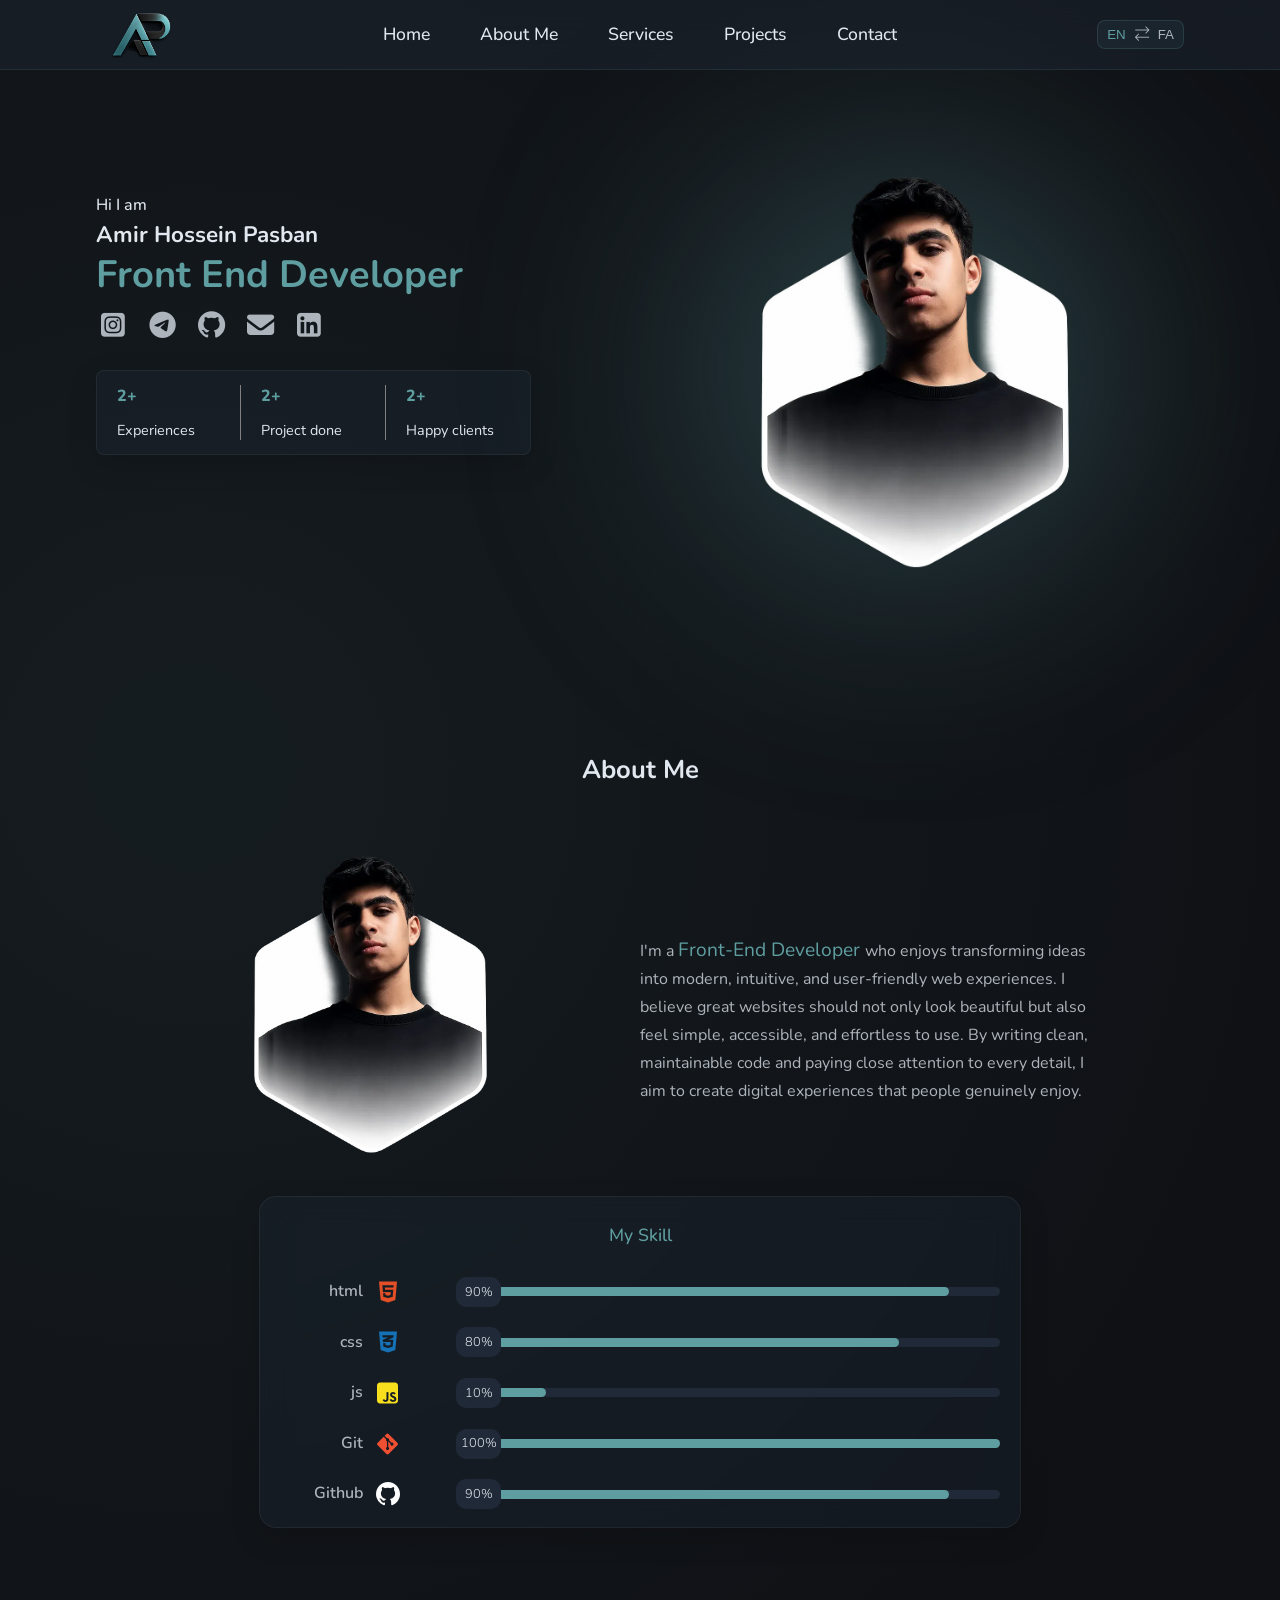
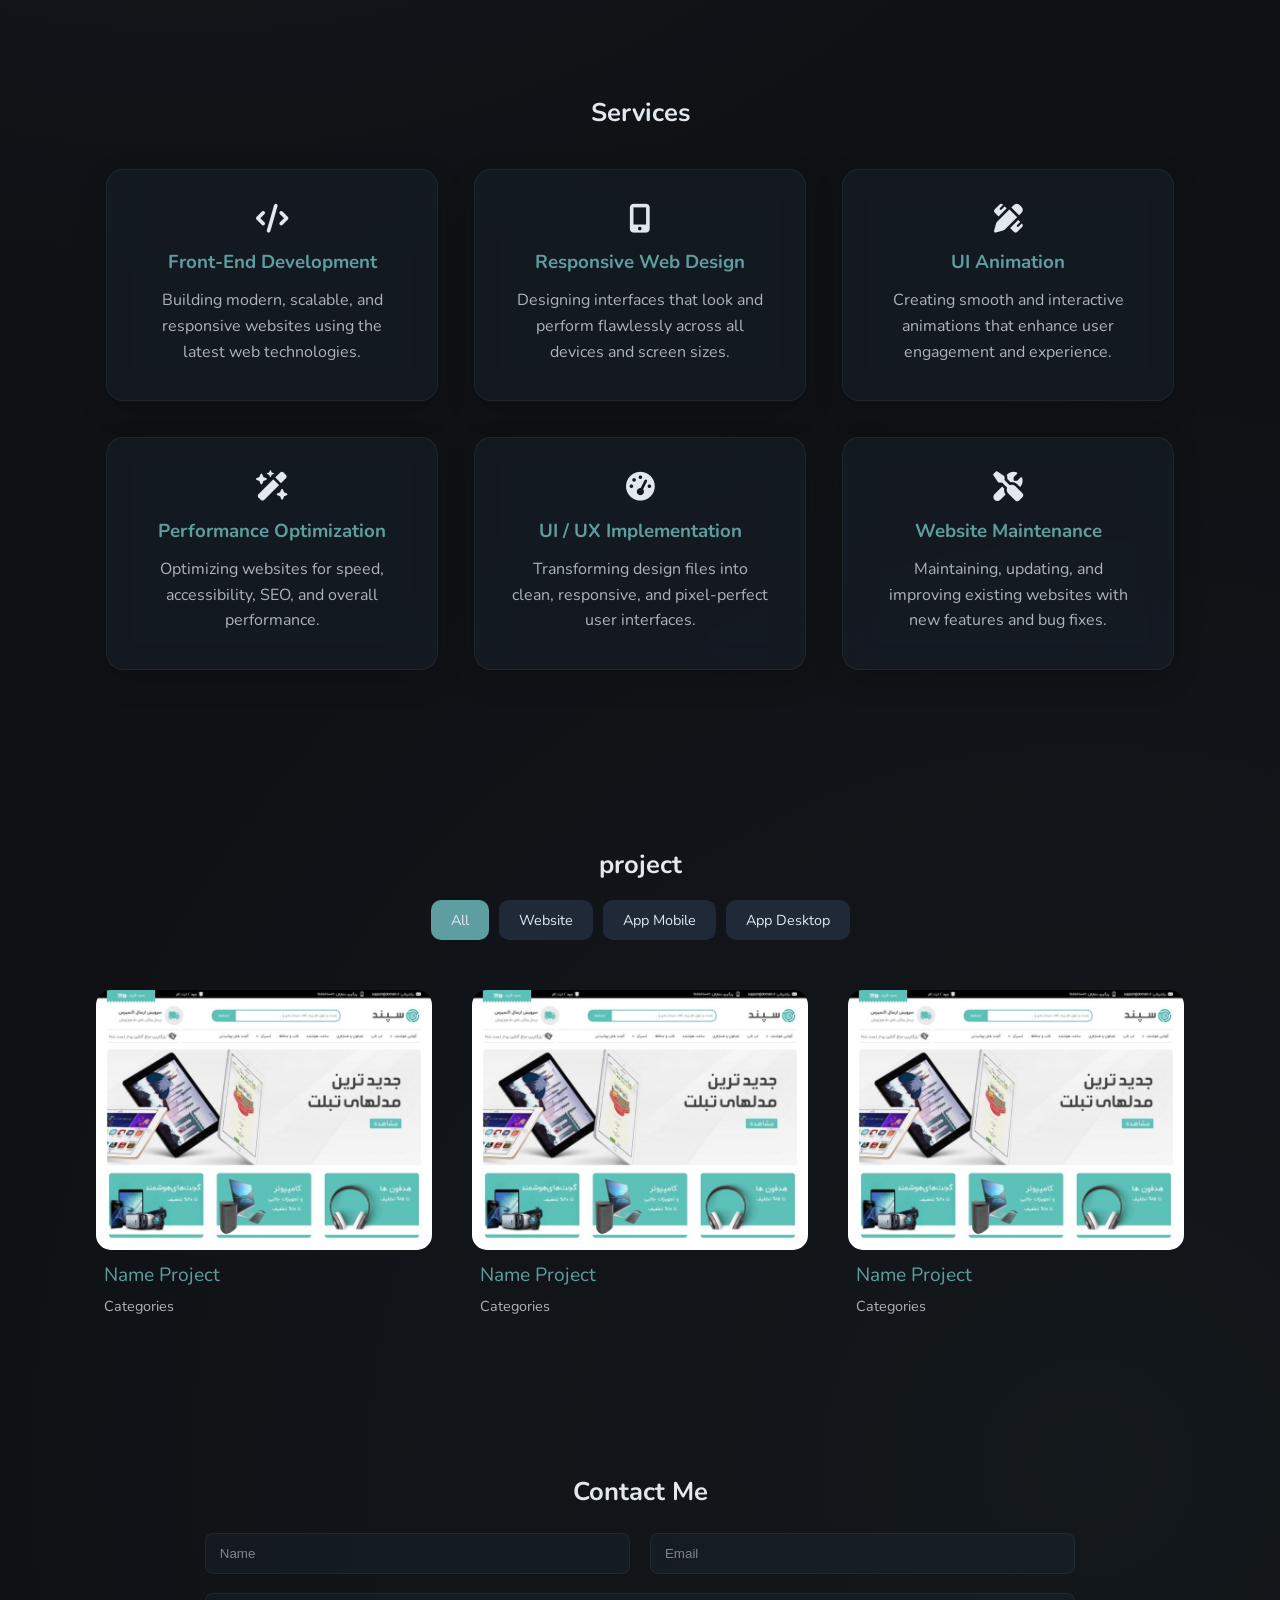
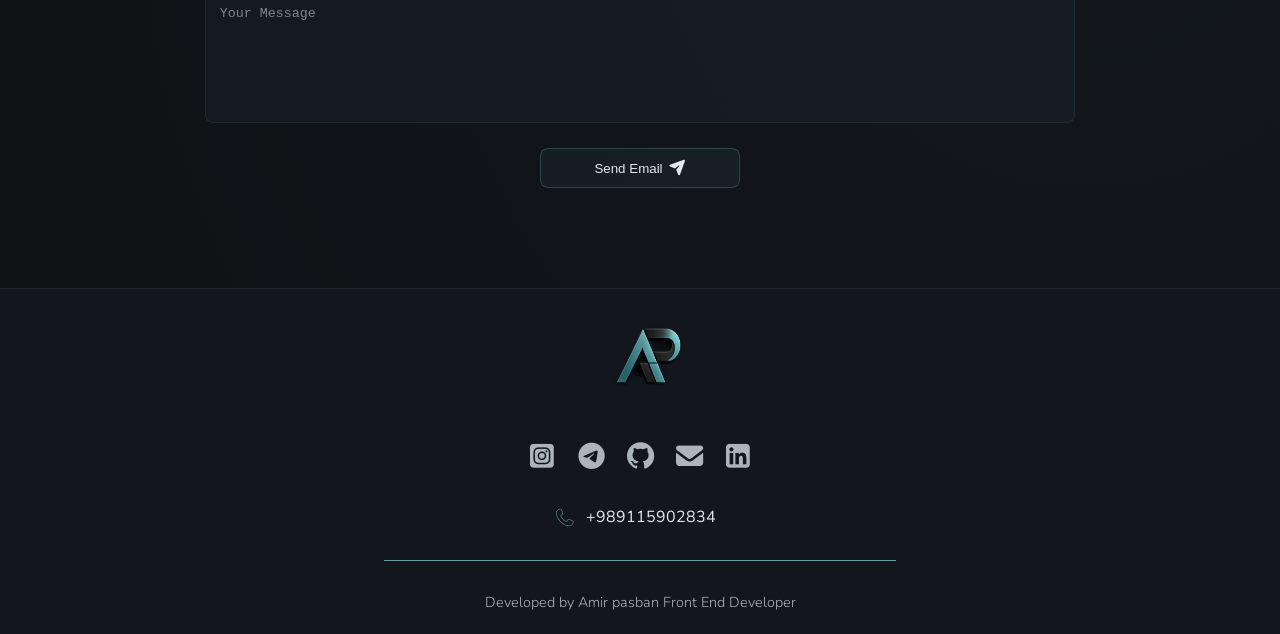
<file: index.html>
<!DOCTYPE html>
<html lang="en" dir="ltr">

<head>
    <meta charset="UTF-8">
    <meta name="viewport" content="width=device-width, initial-scale=1.0">
    <title>امیر پاسبان | Amir Pasbna</title>

    <!-- favicon -->
    <link rel="icon" type="image/png" href="/assets/photo/favicon.webp">

    <!-- fontawesome -->
   <link rel="stylesheet" href="./src/css/all.min.css">

    <!-- STYLE CSS -->
    <link rel="stylesheet" href="./src/css/style.css">

    <!-- responsive -->
    <link rel="stylesheet" href="./src/css/responsive.css">

    <!-- google font -->
    <link rel="preconnect" href="https://fonts.googleapis.com">
    <link rel="preconnect" href="https://fonts.gstatic.com" crossorigin>
    <link href="https://fonts.googleapis.com/css2?family=Nunito:ital,wght@0,200..1000;1,200..1000&display=swap"
        rel="stylesheet">

</head>

<body>
    <div class="container">

        <!-- header -->
        <header>
            <!-- navbar -->
            <nav>

                <!-- container header items -->
                <ul id="container-header-items">

                    <div class="header-left-items">
                        <a href="./index.html"><img src="./assets/photo/favicon.webp" alt="LOGO"></a>
                    </div>

                    <div class="header-center-items">
                        <li><a href="#home-page">Home</a></li>
                        <li><a href="#about-page">About Me</a></li>
                        <li><a href="#services-page">Services</a></li>
                        <li><a href="#project-page">Projects</a></li>
                        <li><a href="#contact-page">Contact</a></li>
                    </div>

                    <div class="header-center-items-2">
                        <li>
                            <a href="#"><i class="fa-solid fa-bars"></i></a>
                            <ul class="menu-site">
                                <li><a href="#home-page">Home</a></li>
                                <li><a href="#about-page">About Me</a></li>
                                <li><a href="#services-page">Services</a></li>
                                <li><a href="#project-page">Projects</a></li>
                                <li><a href="#contact-page">Contact</a></li>
                            </ul>
                        </li>
                    </div>

                    <div class="header-right-items">

                        <button class="language-btn">
                            <span class="language"><a href="./index.html" class="active">EN</a></span>
                            <i class="fa-light fa-arrow-right-arrow-left"></i>
                            <span class="language"><a href="./src/html/fa.html">FA</a></span>
                        </button>

                    </div>
                </ul>
            </nav>

        </header>

        <!-- main pages -->
        <main>

            <!-- home page (first)-->
            <div id="home-page">

                <!-- home descripttion -->
                <div class="description-home">

                    <!-- texts descripttion in home -->
                    <div class="text-description-home">

                        <p>Hi I am</p>
                        <h1>Amir Hossein Pasban</h1>
                        <h3>Front End Developer</h3>

                    </div>

                    <!-- links description in home -->
                    <div class="links-description-home">
                        <a href="https://www.instagram.com/amirpasban.dev" target="_blank" rel="noopener noreferrer"><i
                                class="fa-brands fa-square-instagram"></i></a>
                        <a href="https://t.me/AMIR_PASBAN_DEV" target="_blank" rel="noopener noreferrer"><i
                                class="fa-brands fa-telegram"></i></a>
                        <a href="https://github.com/amir-pasban" target="_blank" rel="noopener noreferrer"><i
                                class="fa-brands fa-github"></i></a>
                        <a href="mailto:amirpasban.dev@gmail.com"><i class="fa-solid fa-envelope"></i></a>
                        <a href="https://www.linkedin.com/in/amir-pasban-developer" target="_blank"
                            rel="noopener noreferrer"><i class="fa-brands fa-square-linkedin"></i></a>
                    </div>

                    <!-- stats -->
                    <div class="stats glass">
                        <div class="stats-item">

                            <div class="stats-item-top">
                                <p>2+</p>
                            </div>

                            <div class="stats-item-down">
                                <p>Experiences</p>
                            </div>

                        </div>

                        <div class="stats-item">

                            <div class="stats-item-top">
                                <p>2+</p>
                            </div>

                            <div class="stats-item-down">
                                <p>Project done</p>
                            </div>

                        </div>

                        <div class="stats-item">

                            <div class="stats-item-top">
                                <p>2+</p>
                            </div>

                            <div class="stats-item-down">
                                <p>Happy clients</p>
                            </div>

                        </div>

                    </div>

                </div>

                <!-- image me -->
                <div class="image-me-home">
                    <img src="./assets/photo/my-picture.webp" alt="image-me">
                </div>
            </div>

            <!-- about page -->
            <div id="about-page">

                <div class="top-about-page">
                    <!-- about title -->
                    <div class="title">
                        <h2>About Me</h2>
                    </div>
                </div>

                <div class="down-about-page">

                    <!-- about page description -->
                    <div class="description-about-page">
                        <!-- image-about -->
                        <div class="image-about">
                            <a href="./index.html"><img src="./assets/photo/my-picture.webp" alt=""></a>
                        </div>

                        <!-- about me text -->
                        <div class="about-me">
                            <p>
                                I'm a <span> Front-End Developer </span> who enjoys transforming ideas into modern,
                                intuitive, and
                                user-friendly web experiences. I believe great websites should not only look beautiful
                                but also feel simple, accessible, and effortless to use. By writing clean, maintainable
                                code and paying close attention to every detail, I aim to create digital experiences
                                that people genuinely enjoy.
                            </p>



                        </div>


                        <!-- container skills -->
                        <div class="container-skills glass">

                            <div class="title">
                                <h2>
                                    My Skill
                                </h2>
                            </div>

                            <div class="skills">

                                <div class="percent-skill"></div>

                                <div class="skill-icon">
                                    <p>html</p>
                                    <i class="fa-brands fa-html5"></i>
                                </div>

                            </div>

                            <div class="skills">
                                <div class="percent-skill"></div>
                                <div class="skill-icon">
                                    <p>css</p>
                                    <i class="fa-brands fa-css3-alt"></i>
                                </div>
                            </div>

                            <div class="skills">
                                <div class="percent-skill"></div>
                                <div class="skill-icon">
                                    <p>js</p>
                                    <i class="fa-brands fa-square-js"></i>
                                </div>
                            </div>

                            <div class="skills">
                                <div class="percent-skill"></div>
                                <div class="skill-icon">
                                    <p>Git</p>
                                    <i class="fa-brands fa-git-alt"></i>
                                </div>
                            </div>

                            <div class="skills">
                                <div class="percent-skill"></div>
                                <div class="skill-icon">
                                    <p>Github</p>
                                    <i class="fa-brands fa-github"></i>
                                </div>
                            </div>


                        </div>

                    </div>

                </div>

            </div>



            <!-- ---------------------------------------- -->


            <!-- services page -->
            <div id="services-page">

                <!-- title services -->
                <div class="title">
                    <h2>Services</h2>
                </div>

                <!-- services box -->
                <div class="services-box">

                    <div class="services-box-item glass">
                        <!-- top section in services box -->
                        <div class="s-b-item-top">
                            <i class="fa-solid fa-code"></i>
                            <h3>Front-End Development</h3>
                        </div>
                        <!-- down section in services box -->
                        <div class="s-b-item-down">
                            <p>
                                Building modern, scalable, and responsive
                                websites using the latest web technologies.
                            </p>
                        </div>
                    </div>
                    <div class="services-box-item glass">
                        <!-- top section in services box -->
                        <div class="s-b-item-top">
                            <i class="fa-solid fa-mobile-screen-button"></i>
                            <h3>Responsive Web Design</h3>
                        </div>
                        <!-- down section in services box -->
                        <div class="s-b-item-down">
                            <p>
                                Designing interfaces that look and
                                perform flawlessly across all devices and screen sizes.
                            </p>
                        </div>
                    </div>


                    <div class="services-box-item glass">
                        <!-- top section in services box -->
                        <div class="s-b-item-top">
                            <i class="fa-solid fa-pen-ruler"></i>
                            <h3>UI Animation</h3>
                        </div>
                        <!-- down section in services box -->
                        <div class="s-b-item-down">
                            <p>
                                Creating smooth and interactive animations
                                that enhance user engagement and experience.
                            </p>
                        </div>
                    </div>
                    <div class="services-box-item glass">
                        <!-- top section in services box -->
                        <div class="s-b-item-top">
                            <i class="fa-solid fa-wand-magic-sparkles"></i>
                            <h3>Performance Optimization</h3>
                        </div>
                        <!-- down section in services box -->
                        <div class="s-b-item-down">
                            <p>
                                Optimizing websites for speed, accessibility,
                                SEO, and overall performance.
                            </p>
                        </div>
                    </div>
                    <div class="services-box-item glass">
                        <!-- top section in services box -->
                        <div class="s-b-item-top">
                            <i class="fa-solid fa-gauge-high"></i>
                            <h3>UI / UX Implementation</h3>
                        </div>
                        <!-- down section in services box -->
                        <div class="s-b-item-down">
                            <p>
                                Transforming design files into clean, responsive,
                                and pixel-perfect user interfaces.
                            </p>
                        </div>
                    </div>
                    <div class="services-box-item glass">
                        <!-- top section in services box -->
                        <div class="s-b-item-top">
                            <i class="fa-solid fa-screwdriver-wrench"></i>
                            <h3>Website Maintenance</h3>
                        </div>
                        <!-- down section in services box -->
                        <div class="s-b-item-down">
                            <p>
                                Maintaining, updating, and improving existing
                                websites with new features and bug fixes.
                            </p>
                        </div>
                    </div>
                </div>

            </div>

            <!-- --------------------------------------- -->

            <!-- project page -->
            <div id="project-page">

                <!-- title -->
                <div class="title">
                    <h2>project</h2>
                </div>

                <!-- filter projects -->
                <div class="container-filter-project">
                    <ul class="filter-project">

                        <li class="color-filter"><a href="#">All</a></li>
                        <li><a href="#">Website</a></li>
                        <li><a href="#">App Mobile</a></li>
                        <li><a href="#">App Desktop</a></li>

                    </ul>
                </div>

                <!-- projects -->
                <div class="projects">

                    <!-- project items -->
                    <div class="item-project">

                        <div class="top-item-project">
                            <a href="#"><img src="./assets/photo/theme30.w_768,h_550,r_ct,s_n.jpg"
                                    alt="project-pictur"></a>
                        </div>

                        <div class="down-item-project">
                            <p>Name Project</p>
                            <p>Categories</p>
                        </div>

                    </div>
                    <div class="item-project">

                        <div class="top-item-project">
                            <a href="#"><img src="./assets/photo/theme30.w_768,h_550,r_ct,s_n.jpg"
                                    alt="project-pictur"></a>
                        </div>

                        <div class="down-item-project">
                            <p>Name Project</p>
                            <p>Categories</p>
                        </div>

                    </div>
                    <div class="item-project">

                        <div class="top-item-project">
                            <a href="#"><img src="./assets/photo/theme30.w_768,h_550,r_ct,s_n.jpg"
                                    alt="project-pictur"></a>
                        </div>

                        <div class="down-item-project">
                            <p>Name Project</p>
                            <p>Categories</p>
                        </div>

                    </div>

                </div>

            </div>

            <!-- ---------------------------------------- -->

            <!-- contact page -->
            <div id="contact-page">

                <!-- title contact -->
                <div class="title">
                    <h2>Contact Me</h2>
                </div>

                <!-- contact -->
                <div class="contact-box">

                    <div class="full-name-box">
                        <input class="contact-inputs" type="text" placeholder="Name">
                    </div>
                    <div class="email-address-box">
                        <input class="contact-inputs" type="email" placeholder="Email">
                    </div>
                    <div class="user-message-box">
                        <textarea class="textarea" type="text" placeholder="Your Message"></textarea>
                    </div>

                </div>
                <!-- submit button -->
                <div class="submit-button">
                    <button type="submit">Send Email<i
                            class="fa-utility-fill fa-semibold fa-paper-plane"></i></button>
                </div>

            </div>

        </main>

        <!-- footer -->
        <footer>
            <!-- logo -->
            <div class="logo">
                <img src="./assets/photo/favicon.webp" alt="logo">
            </div>

            <!-- links -->
            <div class="links-description-home">
                <a href="https://www.instagram.com/amirpasban.dev" target="_blank" rel="noopener noreferrer"><i
                        class="fa-brands fa-square-instagram"></i></a>
                <a href="https://t.me/AMIR_PASBAN_DEV" target="_blank" rel="noopener noreferrer"><i
                        class="fa-brands fa-telegram"></i></a>
                <a href="https://github.com/amir-pasban" target="_blank" rel="noopener noreferrer"><i
                        class="fa-brands fa-github"></i></a>
                <a href="mailto:amirpasban.dev@gmail.com"><i class="fa-solid fa-envelope"></i></a>
                <a href="https://www.linkedin.com/in/amir-pasban-developer" target="_blank" rel="noopener noreferrer"><i
                        class="fa-brands fa-square-linkedin"></i></a>
            </div>

            <!-- phone number -->
            <div class="phone-number">
                <i class="fa-graphite fa-thin fa-phone"></i>
                <a href="tel:+989115902834">+989115902834</a>
            </div>

            <!-- created by -->
            <div class="created">
                <p>
                    Developed by Amir pasban Front End Developer
                </p>
            </div>

        </footer>


    </div>

    <script src="./src/js/script.js"></script>
</body>

</html>
</file>
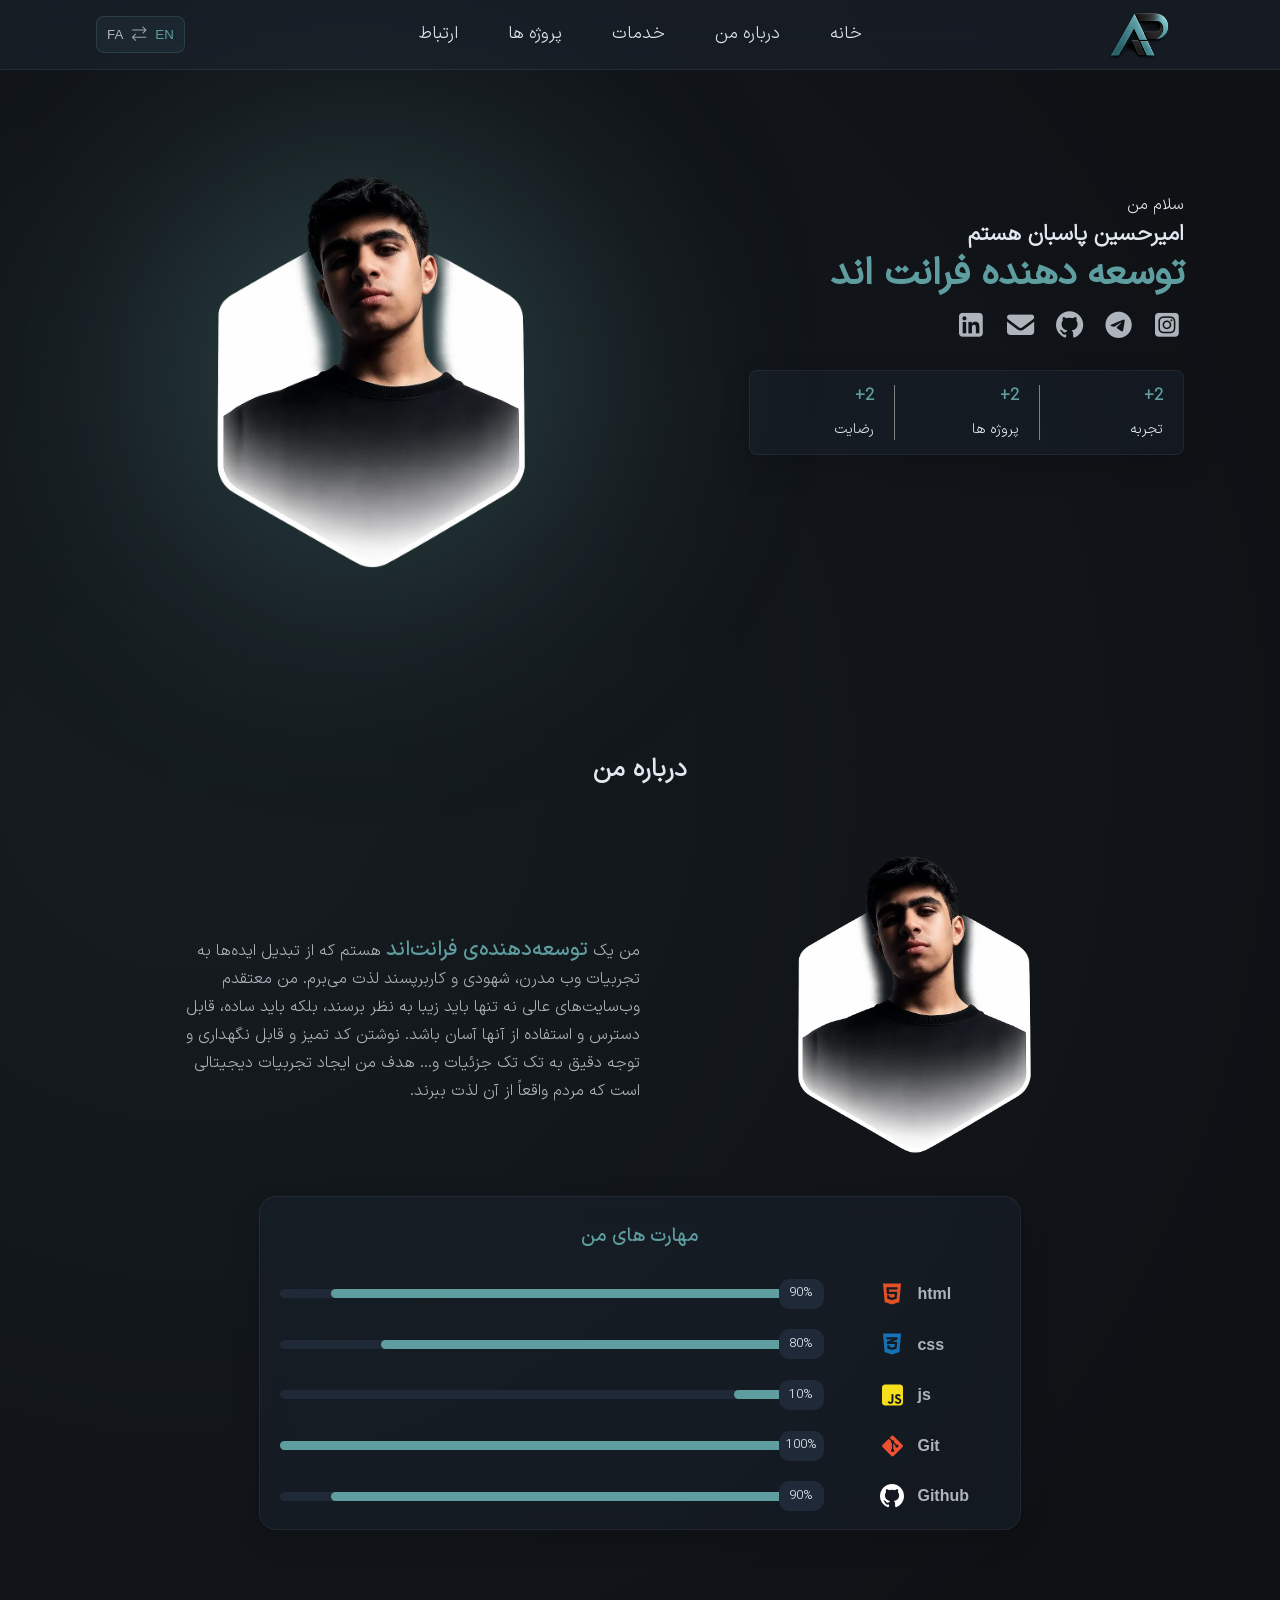
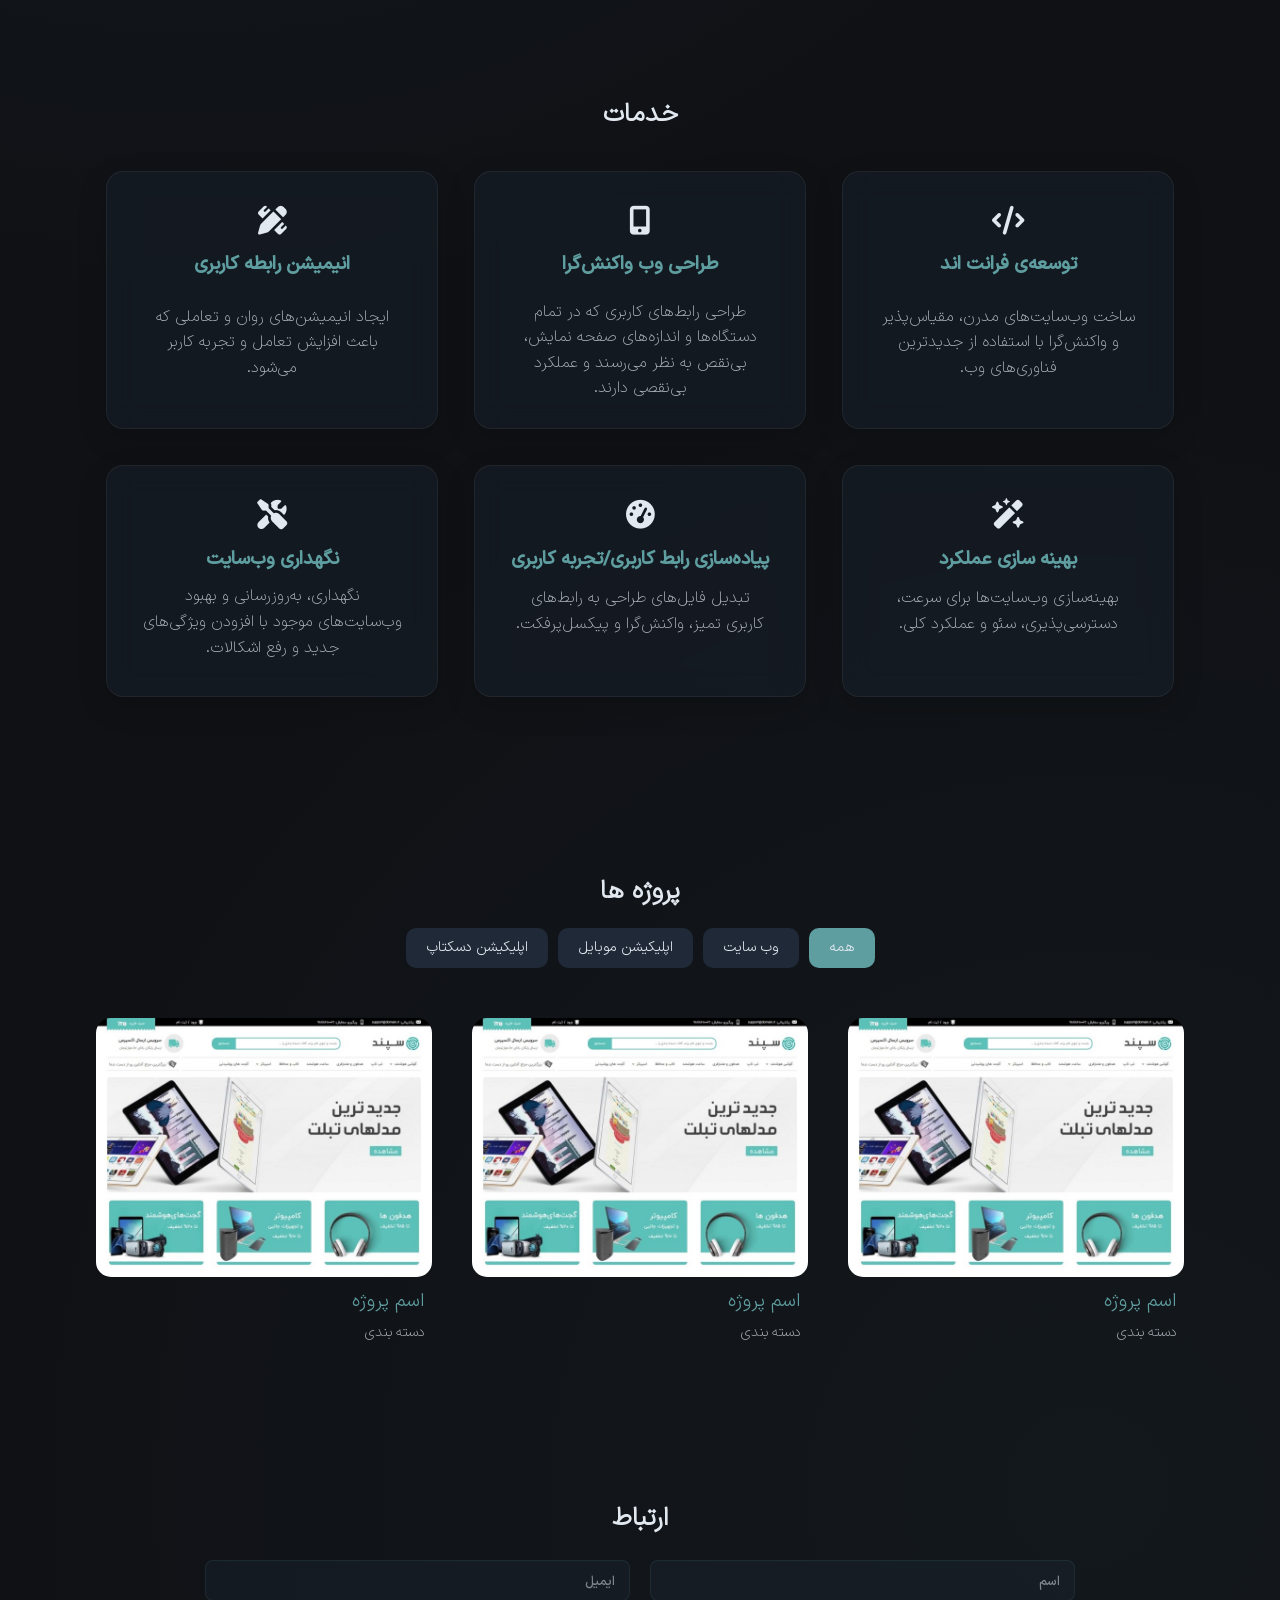
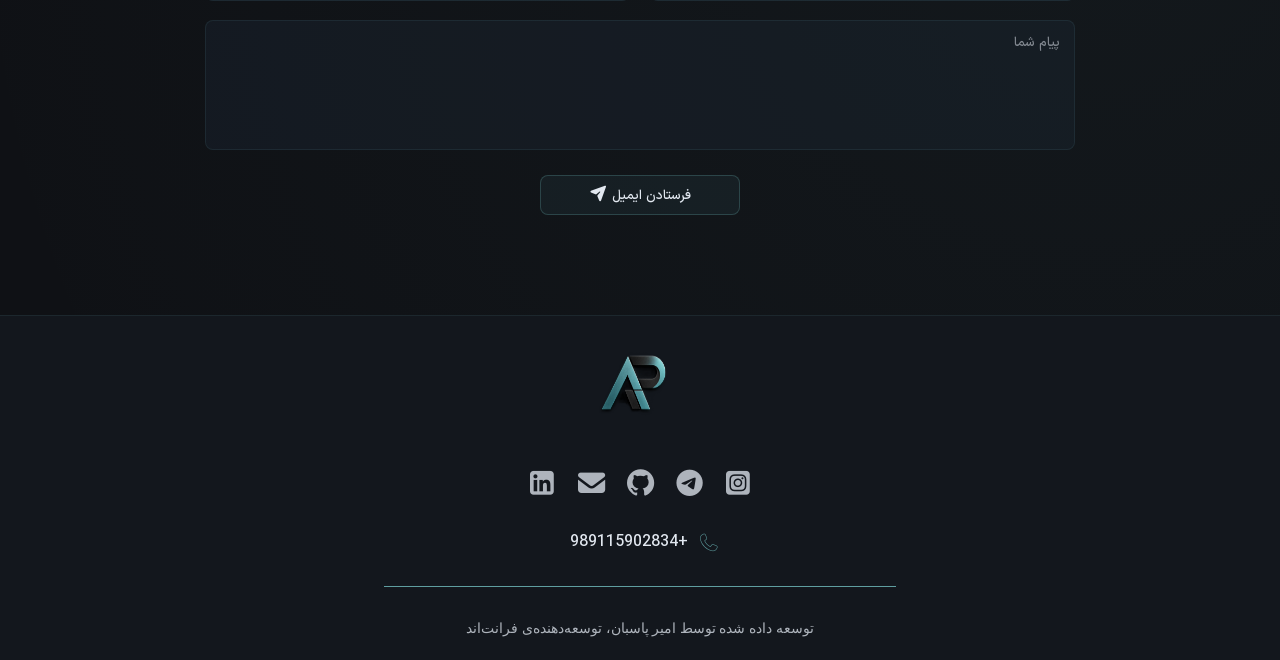
<file: src/html/fa.html>
<!DOCTYPE html>
<html lang="fa" dir="rtl">

<head>
    <meta charset="UTF-8">
    <meta name="viewport" content="width=device-width, initial-scale=1.0">
    <title>امیر پاسبان | Amir Pasbna</title>

    <!-- favicon -->
    <link rel="icon" type="image/png" href="/assets/photo/favicon.webp">

    <!-- fontawesome -->
    <link rel="stylesheet" href="/src/css/all.min.css">

    <!-- STYLE CSS -->
    <link rel="stylesheet" href="/src/css/fa.css">

    <!-- responsive -->
    <link rel="stylesheet" href="/src/css/responsive.css">

    <!-- font -->
    <link rel="stylesheet" href="/src/css/font.css">

</head>

<body>
    <div class="container">

        <!-- header -->
        <header>
            <!-- navbar -->
            <nav>

                <!-- container header items -->
                <ul id="container-header-items">

                    <div class="header-left-items">
                        <a href="/src/html/fa.html"><img src="/assets/photo/favicon.webp" alt="لوگو"></a>
                    </div>

                    <div class="header-center-items">
                        <li><a href="#home-page">خانه</a></li>
                        <li><a href="#about-page">درباره من</a></li>
                        <li><a href="#services-page">خدمات</a></li>
                        <li><a href="#project-page">پروژه ها</a></li>
                        <li><a href="#contact-page">ارتباط</a></li>
                    </div>

                    <div class="header-center-items-2">
                        <li>
                            <a href="#"><i class="fa-solid fa-bars"></i></a>
                            <ul class="menu-site">
                                <li><a href="#home-page">خانه</a></li>
                                <li><a href="#about-page">درباره من</a></li>
                                <li><a href="#services-page">خدمات</a></li>
                                <li><a href="#project-page">پروژه ها</a></li>
                                <li><a href="#contact-page">ارتباط</a></li>
                            </ul>
                        </li>
                    </div>

                    <div class="header-right-items">

                        <button class="language-btn">
                            <span class="language"><a href="/index.html" class="active">EN</a></span>
                            <i class="fa-light fa-arrow-right-arrow-left"></i>
                            <span class="language"><a href="/src/html/fa.html">FA</a></span>
                        </button>

                    </div>
                </ul>
            </nav>

        </header>

        <!-- main pages -->
        <main>

            <!-- home page (first)-->
            <div id="home-page">

                <!-- home descripttion -->
                <div class="description-home">

                    <!-- texts descripttion in home -->
                    <div class="text-description-home">

                        <p>سلام من</p>
                        <h1>امیرحسین پاسبان هستم</h1>
                        <h3>توسعه دهنده فرانت اند</h3>

                    </div>

                    <!-- links description in home -->
                    <div class="links-description-home">
                        <a href="https://www.instagram.com/amirpasban.dev" target="_blank" rel="noopener noreferrer"><i
                                class="fa-brands fa-square-instagram"></i></a>
                        <a href="https://t.me/AMIR_PASBAN_DEV" target="_blank" rel="noopener noreferrer"><i
                                class="fa-brands fa-telegram"></i></a>
                        <a href="https://github.com/amir-pasban" target="_blank" rel="noopener noreferrer"><i
                                class="fa-brands fa-github"></i></a>
                        <a href="mailto:amirpasban.dev@gmail.com"><i class="fa-solid fa-envelope"></i></a>
                        <a href="https://www.linkedin.com/in/amir-pasban-developer" target="_blank"
                            rel="noopener noreferrer"><i class="fa-brands fa-square-linkedin"></i></a>
                    </div>

                    <!-- stats -->
                    <div class="stats glass">
                        <div class="stats-item">

                            <div class="stats-item-top">
                                <p>2+</p>
                            </div>

                            <div class="stats-item-down">
                                <p>تجربه</p>
                            </div>

                        </div>

                        <div class="stats-item">

                            <div class="stats-item-top">
                                <p>2+</p>
                            </div>

                            <div class="stats-item-down">
                                <p>پروژه ها</p>
                            </div>

                        </div>

                        <div class="stats-item">

                            <div class="stats-item-top">
                                <p>2+</p>
                            </div>

                            <div class="stats-item-down">
                                <p>رضایت</p>
                            </div>

                        </div>

                    </div>

                </div>

                <!-- image me -->
                <div class="image-me-home">
                    <img src="/assets/photo/my-picture.webp" alt="عکس-من">
                </div>
            </div>

            <!-- about page -->
            <div id="about-page">

                <div class="top-about-page">
                    <!-- about title -->
                    <div class="title">
                        <h2>درباره من</h2>
                    </div>
                </div>

                <div class="down-about-page">

                    <!-- about page description -->
                    <div class="description-about-page">
                        <!-- image-about -->
                        <div class="image-about">
                            <a href="/src/html/fa.html"><img src="/assets/photo/my-picture.webp" alt=""></a>
                        </div>

                        <!-- about me text -->
                        <div class="about-me">
                            <p>
                                من یک <span>توسعه‌دهنده‌ی فرانت‌اند</span> هستم که از تبدیل ایده‌ها به تجربیات وب مدرن،
                                شهودی و
                                کاربرپسند لذت می‌برم. من معتقدم وب‌سایت‌های عالی نه تنها باید زیبا به نظر برسند، بلکه
                                باید ساده، قابل دسترس و استفاده از آنها آسان باشد. نوشتن کد تمیز و قابل نگهداری و
                                توجه دقیق به تک تک جزئیات و... هدف من ایجاد تجربیات دیجیتالی است که مردم واقعاً از آن لذت
                                ببرند.
                            </p>



                        </div>


                        <!-- container skills -->
                        <div class="container-skills glass">

                            <div class="title">
                                <h2>
                                    مهارت های من
                                </h2>
                            </div>

                            <div class="skills">

                                <div class="percent-skill"></div>

                                <div class="skill-icon">
                                    <p>html</p>
                                    <i class="fa-brands fa-html5"></i>
                                </div>

                            </div>

                            <div class="skills">
                                <div class="percent-skill"></div>
                                <div class="skill-icon">
                                    <p>css</p>
                                    <i class="fa-brands fa-css3-alt"></i>
                                </div>
                            </div>

                            <div class="skills">
                                <div class="percent-skill"></div>
                                <div class="skill-icon">
                                    <p>js</p>
                                    <i class="fa-brands fa-square-js"></i>
                                </div>
                            </div>

                            <div class="skills">
                                <div class="percent-skill"></div>
                                <div class="skill-icon">
                                    <p>Git</p>
                                    <i class="fa-brands fa-git-alt"></i>
                                </div>
                            </div>

                            <div class="skills">
                                <div class="percent-skill"></div>
                                <div class="skill-icon">
                                    <p>Github</p>
                                    <i class="fa-brands fa-github"></i>
                                </div>
                            </div>


                        </div>

                    </div>

                </div>

            </div>



            <!-- ---------------------------------------- -->


            <!-- services page -->
            <div id="services-page">

                <!-- title services -->
                <div class="title">
                    <h2>خدمات</h2>
                </div>

                <!-- services box -->
                <div class="services-box">

                    <div class="services-box-item glass">
                        <!-- top section in services box -->
                        <div class="s-b-item-top">
                            <i class="fa-solid fa-code"></i>
                            <h3>توسعه‌ی فرانت اند</h3>
                        </div>
                        <!-- down section in services box -->
                        <div class="s-b-item-down">
                            <p>
                                ساخت وب‌سایت‌های مدرن، مقیاس‌پذیر و واکنش‌گرا
                                 با استفاده از جدیدترین فناوری‌های وب.
                            </p>
                        </div>
                    </div>
                    <div class="services-box-item glass">
                        <!-- top section in services box -->
                        <div class="s-b-item-top">
                            <i class="fa-solid fa-mobile-screen-button"></i>
                            <h3>طراحی وب واکنش‌گرا</h3>
                        </div>
                        <!-- down section in services box -->
                        <div class="s-b-item-down">
                            <p>
                                طراحی رابط‌های کاربری که در تمام دستگاه‌ها و اندازه‌های صفحه نمایش،
                                 بی‌نقص به نظر می‌رسند و عملکرد بی‌نقصی دارند.
                            </p>
                        </div>
                    </div>


                    <div class="services-box-item glass">
                        <!-- top section in services box -->
                        <div class="s-b-item-top">
                            <i class="fa-solid fa-pen-ruler"></i>
                            <h3>انیمیشن رابطه کاربری</h3>
                        </div>
                        <!-- down section in services box -->
                        <div class="s-b-item-down">
                            <p>
                                ایجاد انیمیشن‌های روان و تعاملی که باعث 
                                افزایش تعامل و تجربه کاربر می‌شود.
                            </p>
                        </div>
                    </div>
                    <div class="services-box-item glass">
                        <!-- top section in services box -->
                        <div class="s-b-item-top">
                            <i class="fa-solid fa-wand-magic-sparkles"></i>
                            <h3>بهینه سازی عملکرد</h3>
                        </div>
                        <!-- down section in services box -->
                        <div class="s-b-item-down">
                            <p>
                                بهینه‌سازی وب‌سایت‌ها برای سرعت، 
                                دسترسی‌پذیری، سئو و عملکرد کلی.
                            </p>
                        </div>
                    </div>
                    <div class="services-box-item glass">
                        <!-- top section in services box -->
                        <div class="s-b-item-top">
                            <i class="fa-solid fa-gauge-high"></i>
                            <h3>پیاده‌سازی رابط کاربری/تجربه کاربری</h3>
                        </div>
                        <!-- down section in services box -->
                        <div class="s-b-item-down">
                            <p>
                                تبدیل فایل‌های طراحی به رابط‌های کاربری تمیز،
                                 واکنش‌گرا و پیکسل‌پرفکت.
                            </p>
                        </div>
                    </div>
                    <div class="services-box-item glass">
                        <!-- top section in services box -->
                        <div class="s-b-item-top">
                            <i class="fa-solid fa-screwdriver-wrench"></i>
                            <h3>نگهداری وب‌سایت</h3>
                        </div>
                        <!-- down section in services box -->
                        <div class="s-b-item-down">
                            <p>
                                نگهداری، به‌روزرسانی و بهبود وب‌سایت‌های
                                 موجود با افزودن ویژگی‌های جدید و رفع اشکالات.
                            </p>
                        </div>
                    </div>
                </div>

            </div>

            <!-- --------------------------------------- -->

            <!-- project page -->
            <div id="project-page">

                <!-- title -->
                <div class="title">
                    <h2>پروژه ها</h2>
                </div>

                <!-- filter projects -->
                <div class="container-filter-project">
                    <ul class="filter-project">

                        <li class="color-filter"><a href="#">همه</a></li>
                        <li><a href="#">وب سایت</a></li>
                        <li><a href="#">اپلیکیشن موبایل</a></li>
                        <li><a href="#">اپلیکیشن دسکتاپ</a></li>

                    </ul>
                </div>

                <!-- projects -->
                <div class="projects">

                    <!-- project items -->
                    <div class="item-project">

                        <div class="top-item-project">
                            <a href="#"><img src="/assets/photo/theme30.w_768,h_550,r_ct,s_n.jpg"
                                    alt="project-pictur"></a>
                        </div>

                        <div class="down-item-project">
                            <p>اسم پروژه</p>
                            <p>دسته بندی</p>
                        </div>

                    </div>
                    <div class="item-project">

                        <div class="top-item-project">
                            <a href="#"><img src="/assets/photo/theme30.w_768,h_550,r_ct,s_n.jpg"
                                    alt="project-pictur"></a>
                        </div>

                        <div class="down-item-project">
                            <p>اسم پروژه</p>
                            <p>دسته بندی</p>
                        </div>

                    </div>
                    <div class="item-project">

                        <div class="top-item-project">
                            <a href="#"><img src="/assets/photo/theme30.w_768,h_550,r_ct,s_n.jpg"
                                    alt="project-pictur"></a>
                        </div>

                        <div class="down-item-project">
                            <p>اسم پروژه</p>
                            <p>دسته بندی</p>
                        </div>

                    </div>

                </div>

            </div>

            <!-- ---------------------------------------- -->

            <!-- contact page -->
            <div id="contact-page">

                <!-- title contact -->
                <div class="title">
                    <h2>ارتباط</h2>
                </div>

                <!-- contact -->
                <div class="contact-box">

                    <div class="full-name-box">
                        <input class="contact-inputs" type="text" placeholder="اسم">
                    </div>
                    <div class="email-address-box">
                        <input class="contact-inputs" type="email" placeholder="ایمیل">
                    </div>
                    <div class="user-message-box">
                        <textarea class="textarea" type="text" placeholder="پیام شما"></textarea>
                    </div>

                </div>
                <!-- submit button -->
                <div class="submit-button">
                    <button type="submit">فرستادن ایمیل<i
                            class="fa-utility-fill fa-semibold fa-paper-plane"></i></button>
                </div>

            </div>

        </main>

        <!-- footer -->
        <footer>
            <!-- logo -->
            <div class="logo">
                <img src="/assets/photo/favicon.webp" alt="logo">
            </div>

            <!-- links -->
            <div class="links-description-home">
                <a href="https://www.instagram.com/amirpasban.dev" target="_blank" rel="noopener noreferrer"><i
                        class="fa-brands fa-square-instagram"></i></a>
                <a href="https://t.me/AMIR_PASBAN_DEV" target="_blank" rel="noopener noreferrer"><i
                        class="fa-brands fa-telegram"></i></a>
                <a href="https://github.com/amir-pasban" target="_blank" rel="noopener noreferrer"><i
                        class="fa-brands fa-github"></i></a>
                <a href="mailto:amirpasban.dev@gmail.com"><i class="fa-solid fa-envelope"></i></a>
                <a href="https://www.linkedin.com/in/amir-pasban-developer" target="_blank" rel="noopener noreferrer"><i
                        class="fa-brands fa-square-linkedin"></i></a>
            </div>

            <!-- phone number -->
            <div class="phone-number">
                <i class="fa-graphite fa-thin fa-phone"></i>
                <a href="tel:+989115902834">+989115902834</a>
            </div>

            <!-- created by -->
            <div class="created">
                <p>
                    توسعه داده شده توسط امیر پاسبان، توسعه‌دهنده‌ی فرانت‌اند
                </p>
            </div>

        </footer>


    </div>

    <script src="/src/js/script.js"></script>
</body>

</html>
</file>
<file: src/css/style.css>
*,
*::after,
*::before {
    margin: 0;
    padding: 0;
    box-sizing: border-box;
}

/*-------------------------*/
a {
    text-decoration: none;
}

ul {
    list-style-type: none;
}

.title {
    display: flex;
    align-items: center;
    flex-direction: column;
    justify-content: flex-start;
    gap: 15px;
    text-align: center;
}

.title>h2 {
    color: var(--font-color);
    font-size: clamp(1.5rem, 2vw, 2rem);
    font-weight: 700;
    line-height: 1.2;
    cursor: default;
}

.glass {
    background: rgba(31, 41, 55, 0.35);
    backdrop-filter: blur(14px);
    -webkit-backdrop-filter: blur(14px);
    border: 1px solid rgba(255, 255, 255, 0.06);
    box-shadow: 0 10px 30px rgba(0, 0, 0, 0.15);
    border-radius: 17px;

}

html {
    scroll-behavior: smooth;
}

/*-------------------------------*/
:root {
    --background: #0F1115;
    --font-color: #E2E8F0;
    --font-color-2: #AEB4BC;
    --special-color: #5f9ea0;
    --special-color-2: #1F2937;
}

/* wallpaper */
body {
    min-height: 100dvh;
    background:
        radial-gradient(circle at 15% 20%,
            rgba(95, 158, 160, 0.08),
            transparent 35%),
        radial-gradient(circle at 85% 80%,
            rgba(95, 158, 160, 0.05),
            transparent 35%),
        var(--background);
    font-family: 'Nunito', sans-serif;
    color: var(--font-color);
    line-height: 1.6;
    display: flex;
    align-items: center;
    justify-content: center;
}

/* container */

.container {
    width: 100%;
    min-height: 100dvh;
    display: flex;
    align-items: center;
    justify-content: center;
    flex-direction: column;
}

/*----------header----------*/
header {
    width: 100%;
    height: 70px;
    display: flex;
    align-items: center;
    justify-content: center;
    background: rgba(31, 41, 55, 0.45);
    backdrop-filter: blur(16px);
    -webkit-backdrop-filter: blur(16px);
    z-index: 999;
    top: 0;
    position: sticky;
    border-bottom: 1px solid rgba(95, 158, 160, .141);
}

/* navbar */
nav {
    width: 85%;
    height: 100%;
    display: flex;
    align-items: center;
    justify-content: center;
    /* border-bottom: 0.5px solid cadetblue; */

}

#container-header-items {
    display: flex;
    align-items: center;
    justify-content: space-between;
    width: 100%;
    height: 100%;
}


/* header items */

/* header left items */
.header-left-items {
    width: calc((100% / 3) - 4%);
    height: 100%;
    display: flex;
    align-items: center;
    position: relative;
}

.header-left-items>a {
    width: 100%;
    height: 100%;
    display: flex;
    align-items: center;
    justify-content: left;
    cursor: default;
}

.header-left-items>a>img {
    width: 90px;
    height: 73px;
    cursor: pointer;
}

/* header center items */
.header-center-items {
    width: calc((100% / 3) + 8%);
    height: 100%;
    display: flex;
    align-items: center;
    justify-content: center;
    gap: 50px;
}

.header-center-items>li {
    width: max-content;
    height: 100%;
    display: flex;
    align-items: center;
    justify-content: center;
}

.header-center-items>li>a {
    height: 100%;
    width: max-content;
    font-size: 1.1rem;
    font-weight: 500;
    display: flex;
    align-items: center;
    color: var(--font-color);
    position: relative;
    overflow: hidden;
    transition:
        color 0.3s ease,
        transform 0.3s ease;
}

.header-center-items>li>a:hover {
    color: var(--special-color);
}

.header-center-items>li>a::after {
    content: "";
    position: absolute;
    width: 100%;
    height: 2px;
    background-color: var(--special-color);
    bottom: 16px;
    left: -100%;
    transition: all .5s ease-in-out;
}

.header-center-items>li>a:hover::after {
    left: 0;
    background-color: var(--special-color);
}

/* header center items 2 */
.header-center-items-2 {
    width: calc((100% / 3) - 4%);
    height: 100%;
    display: none;
    align-items: center;
    justify-content: left;
    gap: 50px;
}

.header-center-items-2>li {
    width: 100%;
    height: 100%;
    display: flex;
    align-items: center;
    justify-content: left;
    position: relative;
}

.header-center-items-2>li>a {
    width: max-content;
    height: 100%;
    display: flex;
    align-items: center;
    justify-content: left;
}

.header-center-items-2>li>a>i {
    font-size: 1.5rem;
    color: var(--special-color);

}

.menu-site {
    position: absolute;
    visibility: hidden;
    opacity: 0;
    width: 85px;
    height: 0dvh;
    display: flex;
    flex-direction: column;
    align-items: center;
    justify-content: center;
    background: rgb(21, 29, 38);
    backdrop-filter: blur(16px);
    -webkit-backdrop-filter: blur(16px);
    top: 69px;
    overflow: hidden;
    left: -20px;
    border: 1px solid rgba(95, 158, 160, .141);
    border-top: none;
    border-radius:  2px 2px 30px 30px;
    transition: height .9s ease-in-out;
    gap: 10px;
    z-index: 900;
}

.header-center-items-2>li:hover .menu-site {
    visibility: visible;
    opacity: 1;
    height: 50dvh;
    justify-content: space-evenly;
}

.menu-site>li {
    width: 100%;
    height: max-content;
    display: flex;
    align-items: center;
    justify-content: center;
}

.menu-site>li>a {
    width: 100%;
    height: 100%;
    display: flex;
    align-items: center;
    justify-content: center;
    color: var(--special-color);
    font-size: .9rem;
    font-weight: 600;
}

/* header right items */
.header-right-items {
    width: calc((100% / 3) - 4%);
    height: 100%;
    display: flex;
    align-items: center;
    justify-content: right;
}

.language-btn {
    display: flex;
    align-items: center;
    gap: 7px;
    padding: 6px 9px;
    background: rgba(95, 158, 160, 0.08);
    border: 1px solid rgba(95, 158, 160, 0.2);
    border-radius: 8px;
    color: var(--font-color-2);
    cursor: pointer;
    transition:
        background-color 0.25s ease,
        border-color 0.25s ease;
}

.language {
    transition: color 0.25s ease;
}
.language>a{
    width: 100%;
    height: 100%;
    color: var(--font-color-2);
}

.language .active {
    color: var(--special-color);
}

.language-btn>i {
    color: var(--font-color-2);
    font-size: 0.9rem;
}

.language-btn:hover {
    background: rgba(95, 158, 160, 0.14);
    border-color: rgba(95, 158, 160, 0.4);
}


/* ------------main------------- */
main {
    width: 85%;
    height: max-content;
    display: flex;
    flex-direction: column;
    align-items: center;
    justify-content: center;
    row-gap: 170px;
    padding-bottom: 100px;
}

/* --------------home page------------- */
#home-page {
    width: 100%;
    height: 100%;
    display: flex;
    align-items: center;
    justify-content: space-around;
}

.description-home {
    display: flex;
    flex-direction: column;
    width: 50%;
    line-height: 40px;
    margin-bottom: 10px;
    animation: heroText 1.3s ease-out both;
}

@keyframes heroText {
    from {
        opacity: 0;
        transform: translateY(40px);
    }

    to {
        opacity: 1;
        transform: translateY(0);
    }
}


/* text descripttion */
.text-description-home {
    display: flex;
    flex-direction: column;
    align-items: start;
    justify-content: center;
    width: 80%;
    line-height: 30px;
}

.text-description-home>* {
    color: var(--font-color);
}

.text-description-home>h1 {
    font-size: 1.4rem;
    cursor: default;
}

.text-description-home>h3 {
    font-size: 2.375rem;
    line-height: 50px;
    color: var(--special-color);
    cursor: default;
}

.text-description-home>p {
    font-weight: 500;
    cursor: default;
}

/* link descripttion in home */
.links-description-home {
    display: flex;
    align-items: center;
    justify-content: left;
    gap: 15px;
    margin-top: 10px;
}

.links-description-home>a>i {
    font-size: 1.7rem;
    color: var(--font-color-2);
}

/* stats */
.stats {
    width: 80%;
    height: 85px;
    display: flex;
    align-items: center;
    justify-content: center;
    margin-top: 20px;
    border-radius: 8px;
}

.stats-item {
    width: calc(100% / 3);
    height: 100%;
    display: flex;
    align-items: center;
    justify-content: center;
    flex-direction: column;
    gap: 9px;
    position: relative;
    padding-left: 20px;
}

.stats-item:nth-of-type(1):after {
    content: "";
    background-color: gray;
    width: 1px;
    height: 55px;
    position: absolute;
    right: 0;
}

.stats-item:nth-of-type(2):after {
    content: "";
    background-color: gray;
    width: 1px;
    height: 55px;
    position: absolute;
    right: 0;
}

/* top stats item */
.stats-item-top {
    width: 100%;
    height: 30%;
    display: flex;
    justify-content: left;
    align-items: center;
}

.stats-item-top>p {
    color: var(--special-color);
    font-weight: 800;
    cursor: default;
}

/* down stats item */
.stats-item-down {
    width: 100%;
    height: 30%;
    display: flex;
    align-items: center;
    justify-content: left;
}

.stats-item-down>p {
    font-size: .9rem;
    color: var(--font-color);
    cursor: default;
}

/* image me */
.image-me-home {
    width: 50%;
    height: 100%;
    position: relative;
    display: flex;
    align-items: end;
    justify-content: center;
    z-index: auto;
    margin-top: 80px;
    opacity: .9;
    animation: heroImageIn .8s ease-out forwards;
}

@keyframes heroImageIn {
    from {
        opacity: 0;
        transform: translateX(60px);
    }

    to {
        opacity: 1;
        transform: translateX(0);
    }
}

.image-me-home::before {
    content: "";
    position: absolute;
    background-color: rgba(95, 158, 160, 0.64);
    width: 80%;
    height: 100%;
    border-radius: 50%;
    border: 5px solid var(--special-color-2);
    z-index: -100;
    filter: blur(120px);
    opacity: .5;
    animation: glowMove 5s ease-in-out infinite;
}

@keyframes glowMove {
    0% {
        transform: scale(1);
    }

    50% {
        transform: scale(1.12);
    }

    100% {
        transform: scale(1);
    }
}

.image-me-home>img {
    width: 80%;
    height: 80%;
}

/* ---------about-page------------ */
#about-page {
    width: 100%;
    height: 100%;
    display: flex;
    flex-direction: column;
    align-items: center;
    justify-content: center;
    gap: 50px;
}

/* top and down about page */
.top-about-page {
    width: 100%;
    height: max-content;
    display: flex;
    align-items: center;
    justify-content: center;
}

.down-about-page {
    width: 100%;
    height: 100%;
    display: flex;
    align-items: center;
    justify-content: center;
}

/* about page description */
.description-about-page {
    width: 100%;
    height: max-content;
    display: grid;
    grid-template-columns: repeat(2, 1fr);
    justify-content: center;
    row-gap: 30px;
}

/* image about */
.image-about {
    width: 100%;
    height: 100%;
    display: flex;
    grid-column: 1 span;
    align-items: center;
    justify-content: center;
}

.image-about>a {
    width: 100%;
    height: 100%;
    display: flex;
    align-items: top;
    justify-content: center;
}

.image-about>a>img {
    width: 330px;
    height: 330px;

}

/* about me text */
.about-me {
    padding-top: 100px;
    width: 85%;
    height: max-content;
    grid-column: 1 span;
    display: flex;
    align-items: center;
    justify-content: center;
    gap: 30px;
}

.about-me>p {
    width: 100%;
    font-size: 1rem;
    color: var(--font-color-2);
    line-height: 28px;
    cursor: default;
}

.about-me>p>span {
    color: var(--special-color);
    font-size: 1.2rem;
}

/* skills me */
.container-skills {
    width: 70%;
    height: 100%;
    grid-column: 2 span;
    display: flex;
    align-items: center;
    flex-direction: column;
    justify-content: right;
    justify-self: center;
    gap: 25px;
    padding: 20px;
}

.container-skills>.title>h2 {
    font-size: 1.1rem;
    font-weight: 500;
    padding: 8px;
    color: var(--special-color);
    display: flex;
    align-items: end;
    justify-content: center;
    position: relative;
}

.skills {
    width: 100%;
    height: max-content;
    display: flex;
    align-items: center;
    position: relative;
    justify-content: space-between;
}

.skill-icon {
    width: 17%;
    height: 100%;
    display: flex;
    align-items: center;
    justify-content: right;
    order: 0;
    gap: 10px;
}

.skills:nth-of-type(2)>.skill-icon>i {
    color: #E34F26;
    font-size: 1.5rem;
}

.skills:nth-of-type(3)>.skill-icon>i {
    color: #1572B6;
    font-size: 1.5rem;
}

.skills:nth-of-type(4)>.skill-icon>i {
    color: #F7DF1E;
    font-size: 1.5rem;
}

.skills:nth-of-type(5)>.skill-icon>i {
    color: #F05032;
    font-size: 1.5rem;
}

.skills:nth-of-type(6)>.skill-icon>i {
    color: #FFFFFF;
    font-size: 1.5rem;
}

.skill-icon>i{
    order: 1;
}
.skill-icon>p {
    font-size: 1rem;
    font-weight: 600;
    color: var(--font-color-2);
    cursor: default;
    order: 0;
}

.percent-skill {
    width: 70%;
    height: 9px;
    background-color: var(--special-color-2);
    border-radius: 15px;
    position: relative;
    display: flex;
    align-items: center;
    justify-content: left;
    order: 1;

}

.percent-skill>p {
    font-size: .95rem;
    font-weight: 300;
    color: var(--font-color);
    z-index: 10;
    padding-right: 30px;
}

.percent-skill::before {
    content: "75%";
    font-size: .8rem;
    font-weight: 300;
    color: var(--font-color);
    position: absolute;
    display: flex;
    align-items: center;
    justify-content: center;
    width: 45px;
    height: 30px;
    border-radius: 10px;
    left: -40px;
    z-index: 10;
    background-color: var(--special-color-2);

}

.container-skills>:nth-child(2)>.percent-skill::before {
    content: "90%";
}

.container-skills>:nth-child(3)>.percent-skill::before {
    content: "80%";
}

.container-skills>:nth-child(4)>.percent-skill::before {
    content: "10%";
}

.container-skills>:nth-child(5)>.percent-skill::before {
    content: "100%";
}

.container-skills>:nth-child(6)>.percent-skill::before {
    content: "90%";
}


.container-skills>.skills>.percent-skill::after {
    content: "";
    position: absolute;
    width: var(--current-width, 0%);
    height: 100%;
    background-color: var(--special-color);
    border-radius: 20px;
    transition: width 3s ease-in-out;
}

.container-skills>:nth-child(2)>.percent-skill {
    --target: 90%;
}

.container-skills>:nth-child(3)>.percent-skill {
    --target: 80%;
}

.container-skills>:nth-child(4)>.percent-skill {
    --target: 10%;
}

.container-skills>:nth-child(5)>.percent-skill {
    --target: 100%;
}

.container-skills>:nth-child(6)>.percent-skill {
    --target: 90%;
}


/* --------services-page----------- */
#services-page {
    width: 100%;
    height: max-content;
    display: flex;
    align-items: center;
    justify-content: center;
    flex-direction: column;
    gap: 30px;
}

/* services box and items */
.services-box {
    width: 100%;
    height: max-content;
    padding: 10px;
    gap: 36px;
    display: grid;
    grid-template-columns: repeat( 3 , minmax(250px, 1fr));
    grid-template-rows: repeat(auto-fit, 1fr);
    justify-content: center;

}

.services-box-item {
    display: flex;
    align-items: center;
    justify-content: center;
    flex-direction: column;
    border-radius: 17px;
    padding: 35px;
    gap: 10px;
    transition: all .4s ease-in-out;
}
.services-box-item:hover{
    background: rgba(50, 59, 69, 0.35);
    transform: scale(1.03 , 1.05);
}

.s-b-item-top {
    width: 100%;
    height: 50%;
    gap: 15px;
    display: flex;
    align-items: center;
    justify-content: start;
    flex-direction: column;
    text-align: center;
}

.s-b-item-top>i {
    font-size: 1.8rem;
    color: var(--font-color);
}

.s-b-item-top>h3 {
    color: var(--special-color);
    cursor: default;
}

.s-b-item-down {
    width: 100%;
    height: 50%;
    display: flex;
    align-items: baseline;
    justify-content: center;
    text-align: center;
}

.s-b-item-down>p {
    font-size: 1rem;
    color: var(--font-color-2);
    cursor: default;
}

/* --------------project page------------------- */
#project-page {
    width: 100%;
    height: 100%;
    display: flex;
    flex-direction: column;
    justify-content: center;
    align-items: center;
    gap: 20px;
}

/* filter projects */
.container-filter-project {
    width: 100%;
    height: max-content;
    display: flex;
    align-items: center;
    justify-content: center;
}

.filter-project {
    width: 100%;
    height: 100%;
    display: flex;
    align-items: center;
    justify-content: center;
    gap: 10px;
}

.filter-project>li {
    width: max-content;
    height: 30px;
    background-color: var(--special-color-2);
    display: flex;
    align-items: center;
    justify-content: center;
    padding: 20px;
    border-radius: 10px;
    transition: all .4s ease-in-out;
    cursor: pointer;
}
.filter-project>li:hover{
    background-color: rgb(26, 60, 62);
    transform: scaleX(1.02);
}

.filter-project>li:nth-of-type(1) {
    background-color: var(--special-color);
}

.filter-project>li>a {
    font-size: .9rem;
    color: var(--font-color);
}

/* projects */
.projects {
    width: 100%;
    height: max-content;
    display: grid;
    grid-template-columns: repeat(auto-fit, minmax(200px, 1fr));
    justify-content: center;
    gap: 40px;
    margin-top: 30px;
}

/* project items */
.item-project {
    display: flex;
    flex-direction: column;
    justify-content: center;
    align-items: center;
    background-color: transparent;
    gap: 10px;
    position: relative;
    cursor: pointer;
    transition:
        transform 0.35s ease,
        box-shadow 0.35s ease;
}

.item-project:hover {
    transform: translateY(-8px);
}

.top-item-project {
    width: 100%;
    height: 85%;
    border-radius: 15px;
    overflow: hidden;
}
.top-item-project>a{
    width: 100%;
    height: 100%;
}
.top-item-project>a>img {
    width: 100%;
    height: 100%;
    object-fit: cover;
    transition: transform 0.5s ease;
}

.item-project:hover .top-item-project img {
    transform: scale(1.05);
}

.top-item-project::after {
    content: "";
    position: absolute;
    inset: 0;
    opacity: 0;
    transition: opacity 0.35s ease;
}

.item-project:hover .top-item-project::after {
    opacity: 1;
}

/* down-item-project */
.down-item-project {
    width: 100%;
    height: 15%;
    display: flex;
    flex-direction: column;
    align-items: start;
    justify-content: space-between;
    padding-inline-start: 8px;
    gap: 4px;
}

.down-item-project>p:nth-of-type(1) {
    font-size: 1.2rem;
    color: var(--special-color);
}

.down-item-project>p:nth-of-type(2) {
    font-size: .9rem;
    color: var(--font-color-2);
}



/* -------------contact page----------------- */

#contact-page {
    width: 100%;
    height: 100%;
    display: flex;
    align-items: center;
    flex-direction: column;
    justify-content: center;
    gap: 25px;
}


.contact-box {
    width: 80%;
    height: 100%;
    display: grid;
    grid-template-columns: repeat(2, minmax(80px, 1fr));
    justify-content: center;
    gap: 20px;
}

.contact-inputs {
    width: 100%;
    background: rgba(31, 41, 55, 0.35);
    border: 1px solid rgba(95, 158, 160, 0.12);
    border-radius: 8px;
    color: var(--font-color);
    padding: 12px 14px;
    outline: none;
    cursor: pointer;
    transition:
        border-color 0.25s ease,
        background-color 0.25s ease;
}

.contact-inputs::placeholder {
    color: var(--font-color-2);
    opacity: 0.7;
}
.contact-inputs:focus {
    border-color: rgba(95, 158, 160, 0.5);

    background: rgba(31, 41, 55, 0.5);
}

/* full name box */
.full-name-box {
    width: 100%;
    height: 40px;
    grid-column: 1 span;
    border-radius: 4px;
    display: flex;
    align-items: start;
    justify-content: center;
}

/* email address box */
.email-address-box {
    width: 100%;
    height: 40px;
    grid-column: 1 span;
    border-radius: 4px;
}


/* message box */
.user-message-box {
    width: 100%;
    min-height: 130px;
    grid-column: 2 span;
    border-radius: 4px;
}

.textarea {
    width: 100%;
    height: 100%;
    background: rgba(31, 41, 55, 0.35);
    border: 1px solid rgba(95, 158, 160, 0.12);
    border-radius: 8px;
    color: var(--font-color);
    padding: 12px 14px;
    resize: none;
    cursor: pointer;
    outline: none;
    transition:
        border-color 0.25s ease,
        background-color 0.25s ease;
}

.textarea::placeholder {
    color: var(--font-color-2);
    opacity: 0.7;
}
.textarea:focus {
    border-color: rgba(95, 158, 160, 0.5);

    background: rgba(31, 41, 55, 0.5);
}

/* submit button */
.submit-button {
    min-width: 200px;
    height: 40px;
    border-radius: 7px;
}

.submit-button>button {
    width: 100%;
    height: 100%;
    padding: 10px 20px;

    border: 1px solid rgba(95, 158, 160, 0.3);
    border-radius: 8px;

    background: rgba(95, 158, 160, 0.08);
    color: var(--font-color);

    cursor: pointer;

    transition:
        transform 0.25s ease,
        background-color 0.25s ease,
        border-color 0.25s ease;
}

.submit-button>button:hover {
    transform: translateY(-2px);

    background: rgba(95, 158, 160, 0.16);
    border-color: rgba(95, 158, 160, 0.5);
}

.submit-button>button:active {
    transform: translateY(0);
}

.submit-button>button>i {
    color: var(--font-color);
    font-size: .9rem;
    margin-left: 5px;
    text-align: center;
}


/* ------------------- */

/* footer */
footer{
    width: 100%;
    height: max-content;
    padding: 20px 0;
    background: #13171D;
    border-top: 1px solid rgba(95, 158, 160, 0.12);
    display: flex;
    flex-direction: column;
    align-items: center;
    justify-content: center;
    gap: 30px;
}

/* logo */
.logo{
    width: 100%;
    height: max-content;
    display: flex;
    align-items: center;
    justify-content: center;
}
.logo>img{
    width: 100px;
    height: 93px;
    margin-left: 15px;
}

/* phone number */
.phone-number{
    width: 100%;
    height: max-content;
    display: flex;
    align-items: center;
    justify-content: center;
    gap: 10px;
}
.phone-number>i{
    color: var(--special-color);
    font-size: 1.1rem;
}
.phone-number>a{
    font-size: 1rem;
    color: var(--font-color);
    margin-right: 10px;
}

/* created by */
.created{
    width: 40%;
    height: max-content;
    display: flex;
    align-items: center;
    justify-content: center;
    border-top: 1px solid var(--special-color);
}
.created>p{
    padding-top: 30px;
    width: 100%;
    font-size: .9rem;
    text-align: center;
    font-weight: 300;
    color: var(--font-color-2);
}
</file>
<file: src/css/responsive.css>
/* start responsive */


/* 💻 Desktop */
@media screen and (max-width: 1140px) {

    .header-left-items>a>img {
        width: 70px;
        height: 53px;
    }

    .text-description-home>h3 {
        font-size: 2rem;
    }

    .stats-item {
        padding-left: 10px;
    }

    .container-skills {
        gap: 30px;
    }

}

/* 📲 Tablet */
@media screen and (max-width: 1023px) {
    #home-page {
        flex-direction: column;
        justify-content: center;
        padding-top: 40px;
    }

    .description-home {
        align-items: center;
        width: 100%;
    }

    .text-description-home {
        align-items: center;
    }

    .stats {
        width: 65%;
    }
    .stats-item{
        padding-left: 0px;
    }

    .stats-item-top {
        justify-content: center;
    }

    .stats-item-down {
        justify-content: center;
    }

    .image-me-home {
        width: 100%;
        margin-top: 0;
    }

    .image-me-home>img {
        width: 65%;
        height: 65%;
    }


}

@media screen and (max-width : 900px) {

    .description-about-page {
        display: flex;
        flex-direction: column;
        align-items: center;
        justify-content: center;
    }

    .image-about {
        display: none;
    }

    .about-me {
        width: 75%;
    }

    .container-skills {
        width: 100%;
    }

    #about-page {
        gap: 0;
    }


    .header-left-items {
        order: 1;
    }

    .header-left-items>a {
        justify-content: center;
    }

    .header-center-items {
        order: 0;
        flex-direction: column;
    }

    .header-right-items {
        order: 2;
    }

    .header-left-items>a>img {
        width: 100px;
        height: 80px;
    }

    .header-center-items {
        display: none;
    }

    .header-center-items-2 {
        display: flex;
    }

    .services-box{
        grid-template-columns: repeat( auto-fit , minmax(250px, 1fr));
    }

}




/* 📱 Mobile */
@media screen and (max-width: 700px) {

    .about-me {
        width: 96%;
    }

    .about-me>p {
        text-align: justify;
    }
}

@media screen and (max-width : 600px) {
    .stats {
        width: 90%;
    }

    .contact-box {
        width: 100%;
    }

    .skills {
        justify-content: center;
        gap: 70px;
    }

    .percent-skill {
        width: 50%;
    }

    .image-me-home>img{
        width: 90%;
        height: 90%;
    }
    .filter-project{
        flex-wrap: wrap;
    }

}

@media screen and (max-width : 500px) {
    
    nav{
        width: 93%;
    }
    .header-left-items>a>img{
        width: 80px;
        height: 63px;
    }
    .header-right-items>ul{
        min-width: 90px;
    }
    
    .text-description-home{
        width: 100%;
    }
    .text-description-home>h1{
        font-size: 1.3rem;
    }
    .text-description-home>h3{
        font-size: 2rem;
    }
    .stats{
        width: 100%;
    }

    .container-skills{
        gap: 20px;
        flex-direction: column;
    }
    .skill-icon{
        order: 0;
        justify-content: center;
        width: 100%;
    }
    .skill-icon>p{
        font-size: 1.1rem;
    }
    .skill-icon>i{
        font-size: 1.5rem;
    }
    .percent-skill{
        order: 1;
        width: 80%;
        justify-content: left;
        margin-inline-start: 40px;
    }
    .skills{
        flex-direction: column;
        justify-content: center;
        gap: 20px;
        border: 1px solid rgba(255, 255, 255, 0.1);
        padding: 20px 4px;
        border-radius: 15px;
        background-color: #0F1115;
    }

}
@media screen and (max-width: 362px) {
    html{
        font-size: 13px;
    }
}
</file>
<file: src/css/fa.css>
*,
*::after,
*::before {
    margin: 0;
    padding: 0;
    box-sizing: border-box;
}

/*-------------------------*/
a {
    text-decoration: none;
}

ul {
    list-style-type: none;
}

.title {
    display: flex;
    align-items: center;
    flex-direction: column;
    justify-content: flex-start;
    gap: 15px;
    text-align: center;
}

.title>h2 {
    color: var(--font-color);
    font-size: clamp(1.5rem, 2vw, 2rem);
    font-family: font-light;
    font-weight: 700;
    line-height: 1.2;
    cursor: default;
}

.glass {
    background: rgba(31, 41, 55, 0.35);
    backdrop-filter: blur(14px);
    -webkit-backdrop-filter: blur(14px);
    border: 1px solid rgba(255, 255, 255, 0.06);
    box-shadow: 0 10px 30px rgba(0, 0, 0, 0.15);
    border-radius: 17px;

}

html {
    scroll-behavior: smooth;
}

/*-------------------------------*/
:root {
    --background: #0F1115;
    --font-color: #E2E8F0;
    --font-color-2: #AEB4BC;
    --special-color: #5f9ea0;
    --special-color-2: #1F2937;
}

/* wallpaper */
body {
    min-height: 100dvh;
    background:
        radial-gradient(circle at 15% 20%,
            rgba(95, 158, 160, 0.08),
            transparent 35%),
        radial-gradient(circle at 85% 80%,
            rgba(95, 158, 160, 0.05),
            transparent 35%),
        var(--background);
    color: var(--font-color);
    line-height: 1.6;
    display: flex;
    align-items: center;
    justify-content: center;
}

/* container */

.container {
    width: 100%;
    min-height: 100dvh;
    display: flex;
    align-items: center;
    justify-content: center;
    flex-direction: column;
}

/*----------header----------*/
header {
    width: 100%;
    height: 70px;
    display: flex;
    align-items: center;
    justify-content: center;
    background: rgba(31, 41, 55, 0.45);
    backdrop-filter: blur(16px);
    -webkit-backdrop-filter: blur(16px);
    z-index: 999;
    top: 0;
    position: sticky;
    border-bottom: 1px solid rgba(95, 158, 160, .141);
}

/* navbar */
nav {
    width: 85%;
    height: 100%;
    display: flex;
    align-items: center;
    justify-content: center;
    /* border-bottom: 0.5px solid cadetblue; */

}

#container-header-items {
    display: flex;
    align-items: center;
    justify-content: space-between;
    width: 100%;
    height: 100%;
}


/* header items */

/* header left items */
.header-left-items {
    width: calc((100% / 3) - 4%);
    height: 100%;
    display: flex;
    align-items: center;
    position: relative;
}

.header-left-items>a {
    width: 100%;
    height: 100%;
    display: flex;
    align-items: center;
    justify-content: right;
    cursor: default;
}

.header-left-items>a>img {
    width: 90px;
    height: 73px;
    cursor: pointer;
}

/* header center items */
.header-center-items {
    width: calc((100% / 3) + 8%);
    height: 100%;
    display: flex;
    align-items: center;
    justify-content: center;
    gap: 50px;
}

.header-center-items>li {
    width: max-content;
    height: 100%;
    display: flex;
    align-items: center;
    justify-content: center;
}

.header-center-items>li>a {
    height: 100%;
    width: max-content;
    display: flex;
    align-items: center;
    color: var(--font-color);
    font-family: font-light;
    font-size: 1.1rem;
    position: relative;
    overflow: hidden;
    transition:
        color 0.3s ease,
        transform 0.3s ease;
}

.header-center-items>li>a:hover {
    color: var(--special-color);
}

.header-center-items>li>a::after {
    content: "";
    position: absolute;
    width: 100%;
    height: 2px;
    background-color: var(--special-color);
    bottom: 16px;
    right: -100%;
    transition: all .5s ease-in-out;
}

.header-center-items>li>a:hover::after {
    right: 0;
    background-color: var(--special-color);
}

/* header center items 2 */
.header-center-items-2 {
    width: calc((100% / 3) - 4%);
    height: 100%;
    display: none;
    align-items: center;
    justify-content: right;
    gap: 50px;
}

.header-center-items-2>li {
    width: 100%;
    height: 100%;
    display: flex;
    align-items: center;
    justify-content: right;
    position: relative;
}

.header-center-items-2>li>a {
    width: max-content;
    height: 100%;
    display: flex;
    align-items: center;
    justify-content: left;
}

.header-center-items-2>li>a>i {
    font-size: 1.5rem;
    color: var(--special-color);

}

.menu-site {
    position: absolute;
    visibility: hidden;
    opacity: 0;
    width: 85px;
    height: 0dvh;
    display: flex;
    flex-direction: column;
    align-items: center;
    justify-content: center;
    background: rgb(21, 29, 38);
    backdrop-filter: blur(16px);
    -webkit-backdrop-filter: blur(16px);
    top: 69px;
    overflow: hidden;
    right: -20px;
    border: 1px solid rgba(95, 158, 160, .141);
    border-top: none;
    border-radius:  2px 2px 30px 30px;
    transition: height .9s ease-in-out;
    gap: 10px;
    z-index: 900;
}

.header-center-items-2>li:hover .menu-site {
    visibility: visible;
    opacity: 1;
    height: 50dvh;
    justify-content: space-evenly;
}

.menu-site>li {
    width: 100%;
    height: max-content;
    display: flex;
    align-items: center;
    justify-content: center;
}

.menu-site>li>a {
    width: 100%;
    height: 100%;
    display: flex;
    align-items: center;
    justify-content: center;
    color: var(--special-color);
    font-size: .9rem;
    font-family: font-light;
    font-weight: 600;
}

/* header right items */
.header-right-items {
    width: calc((100% / 3) - 4%);
    height: 100%;
    display: flex;
    align-items: center;
    justify-content: left;
}

.language-btn {
    display: flex;
    align-items: center;
    gap: 7px;
    padding: 10px 10px;
    background: rgba(95, 158, 160, 0.08);
    border: 1px solid rgba(95, 158, 160, 0.2);
    border-radius: 8px;
    color: var(--font-color-2);
    cursor: pointer;
    transition:
        background-color 0.25s ease,
        border-color 0.25s ease;
}

.language {
    transition: color 0.25s ease;
}
.language>a{
    width: 100%;
    height: 100%;
    color: var(--font-color-2);
}

.language .active {
    color: var(--special-color);
}

.language-btn>i {
    color: var(--font-color-2);
    font-size: 0.9rem;
}

.language-btn:hover {
    background: rgba(95, 158, 160, 0.14);
    border-color: rgba(95, 158, 160, 0.4);
}


/* ------------main------------- */
main {
    width: 85%;
    height: max-content;
    display: flex;
    flex-direction: column;
    align-items: center;
    justify-content: center;
    row-gap: 170px;
    padding-bottom: 100px;
}

/* --------------home page------------- */
#home-page {
    width: 100%;
    height: 100%;
    display: flex;
    align-items: center;
    justify-content: space-around;
}

.description-home {
    display: flex;
    flex-direction: column;
    width: 50%;
    line-height: 40px;
    margin-bottom: 10px;
    animation: heroText 1.3s ease-out both;
}

@keyframes heroText {
    from {
        opacity: 0;
        transform: translateY(40px);
    }

    to {
        opacity: 1;
        transform: translateY(0);
    }
}


/* text descripttion */
.text-description-home {
    display: flex;
    flex-direction: column;
    align-items: start;
    justify-content: center;
    width: 80%;
    line-height: 30px;
}

.text-description-home>* {
    color: var(--font-color);
}

.text-description-home>h1 {
    font-size: 1.4rem;
    font-family: font-light;
    cursor: default;
}

.text-description-home>h3 {
    font-size: 2.375rem;
    line-height: 50px;
    font-family: font-regular;
    color: var(--special-color);
    cursor: default;
}

.text-description-home>p {
    font-weight: 500;
    cursor: default;
    font-family: font-light;
}

/* link descripttion in home */
.links-description-home {
    display: flex;
    align-items: center;
    justify-content: right;
    gap: 15px;
    margin-top: 10px;
}

.links-description-home>a>i {
    font-size: 1.7rem;
    color: var(--font-color-2);
}

/* stats */
.stats {
    width: 80%;
    height: 85px;
    display: flex;
    align-items: center;
    justify-content: center;
    margin-top: 20px;
    border-radius: 8px;
}

.stats-item {
    width: calc(100% / 3);
    height: 100%;
    display: flex;
    align-items: center;
    justify-content: center;
    flex-direction: column;
    gap: 9px;
    position: relative;
    padding-right: 20px;
}

.stats-item:nth-of-type(1):after {
    content: "";
    background-color: gray;
    width: 1px;
    height: 55px;
    position: absolute;
    left: 0;
}

.stats-item:nth-of-type(2):after {
    content: "";
    background-color: gray;
    width: 1px;
    height: 55px;
    position: absolute;
    left: 0;
}

/* top stats item */
.stats-item-top {
    width: 100%;
    height: 30%;
    display: flex;
    justify-content: right;
    align-items: center;
}

.stats-item-top>p {
    color: var(--special-color);
    font-weight: 800;
    cursor: default;
    font-family: font-light;
}

/* down stats item */
.stats-item-down {
    width: 100%;
    height: 30%;
    display: flex;
    align-items: center;
    justify-content: right;
}

.stats-item-down>p {
    font-size: .9rem;
    color: var(--font-color);
    cursor: default;
    font-family: font-light;
}

/* image me */
.image-me-home {
    width: 50%;
    height: 100%;
    position: relative;
    display: flex;
    align-items: end;
    justify-content: center;
    z-index: auto;
    margin-top: 80px;
    opacity: .9;
    animation: heroImageIn .8s ease-out forwards;
}

@keyframes heroImageIn {
    from {
        opacity: 0;
        transform: translateX(60px);
    }

    to {
        opacity: 1;
        transform: translateX(0);
    }
}

.image-me-home::before {
    content: "";
    position: absolute;
    background-color: rgba(95, 158, 160, 0.64);
    width: 80%;
    height: 100%;
    border-radius: 50%;
    border: 5px solid var(--special-color-2);
    z-index: -100;
    filter: blur(120px);
    opacity: .5;
    animation: glowMove 5s ease-in-out infinite;
}

@keyframes glowMove {
    0% {
        transform: scale(1);
    }

    50% {
        transform: scale(1.12);
    }

    100% {
        transform: scale(1);
    }
}

.image-me-home>img {
    width: 80%;
    height: 80%;
}

/* ---------about-page------------ */
#about-page {
    width: 100%;
    height: 100%;
    display: flex;
    flex-direction: column;
    align-items: center;
    justify-content: center;
    gap: 50px;
}

/* top and down about page */
.top-about-page {
    width: 100%;
    height: max-content;
    display: flex;
    align-items: center;
    justify-content: center;
}

.down-about-page {
    width: 100%;
    height: 100%;
    display: flex;
    align-items: center;
    justify-content: center;
}

/* about page description */
.description-about-page {
    width: 100%;
    height: max-content;
    display: grid;
    grid-template-columns: repeat(2, 1fr);
    justify-content: center;
    row-gap: 30px;
}

/* image about */
.image-about {
    width: 100%;
    height: 100%;
    display: flex;
    grid-column: 1 span;
    align-items: center;
    justify-content: center;
}

.image-about>a {
    width: 100%;
    height: 100%;
    display: flex;
    align-items: top;
    justify-content: center;
}

.image-about>a>img {
    width: 330px;
    height: 330px;

}

/* about me text */
.about-me {
    padding-top: 100px;
    width: 85%;
    height: max-content;
    grid-column: 1 span;
    display: flex;
    align-items: center;
    justify-content: center;
    gap: 30px;
}

.about-me>p {
    width: 100%;
    font-size: 1rem;
    color: var(--font-color-2);
    line-height: 28px;
    cursor: default;
    font-family: font-light;
}

.about-me>p>span {
    color: var(--special-color);
    font-size: 1.3rem;
    font-family: font-medium;
}

/* skills me */
.container-skills {
    width: 70%;
    height: 100%;
    grid-column: 2 span;
    display: flex;
    align-items: center;
    flex-direction: column;
    justify-content: right;
    justify-self: center;
    gap: 25px;
    padding: 20px;
}

.container-skills>.title>h2 {
    font-size: 1.2rem;
    font-weight: 500;
    padding: 8px;
    color: var(--special-color);
    font-family: font-medium;
    display: flex;
    align-items: end;
    justify-content: center;
    position: relative;
}

.skills {
    width: 100%;
    height: max-content;
    display: flex;
    align-items: center;
    position: relative;
    justify-content: space-between;
}

.skill-icon {
    width: 17%;
    height: 100%;
    display: flex;
    align-items: center;
    justify-content: left;
    order: 0;
    gap: 10px;
}

.skills:nth-of-type(2)>.skill-icon>i {
    color: #E34F26;
    font-size: 1.5rem;
}

.skills:nth-of-type(3)>.skill-icon>i {
    color: #1572B6;
    font-size: 1.5rem;
}

.skills:nth-of-type(4)>.skill-icon>i {
    color: #F7DF1E;
    font-size: 1.5rem;
}

.skills:nth-of-type(5)>.skill-icon>i {
    color: #F05032;
    font-size: 1.5rem;
}

.skills:nth-of-type(6)>.skill-icon>i {
    color: #FFFFFF;
    font-size: 1.5rem;
}

.skill-icon>i{
    order: 1;
}
.skill-icon>p {
    font-size: 1rem;
    font-weight: 600;
    color: var(--font-color-2);
    font-family: Arial, Helvetica, sans-serif;
    cursor: default;
    order: 0;
}

.percent-skill {
    width: 70%;
    height: 9px;
    background-color: var(--special-color-2);
    border-radius: 15px;
    position: relative;
    display: flex;
    align-items: center;
    justify-content: left;
    order: 1;

}

.percent-skill::before {
    content: "75%";
    font-size: .8rem;
    font-weight: 300;
    color: var(--font-color);
    font-family: font-light;
    position: absolute;
    display: flex;
    align-items: center;
    justify-content: center;
    width: 45px;
    height: 30px;
    border-radius: 10px;
    right: -40px;
    z-index: 10;
    background-color: var(--special-color-2);

}

.container-skills>:nth-child(2)>.percent-skill::before {
    content: "90%";
}

.container-skills>:nth-child(3)>.percent-skill::before {
    content: "80%";
}

.container-skills>:nth-child(4)>.percent-skill::before {
    content: "10%";
}

.container-skills>:nth-child(5)>.percent-skill::before {
    content: "100%";
}

.container-skills>:nth-child(6)>.percent-skill::before {
    content: "90%";
}


.container-skills>.skills>.percent-skill::after {
    content: "";
    position: absolute;
    width: var(--current-width, 0%);
    height: 100%;
    right: 0;
    background-color: var(--special-color);
    border-radius: 20px;
    transition: width 3s ease-in-out;
}

.container-skills>:nth-child(2)>.percent-skill {
    --target: 90%;
}

.container-skills>:nth-child(3)>.percent-skill {
    --target: 80%;
}

.container-skills>:nth-child(4)>.percent-skill {
    --target: 10%;
}

.container-skills>:nth-child(5)>.percent-skill {
    --target: 100%;
}

.container-skills>:nth-child(6)>.percent-skill {
    --target: 90%;
}


/* --------services-page----------- */
#services-page {
    width: 100%;
    height: max-content;
    display: flex;
    align-items: center;
    justify-content: center;
    flex-direction: column;
    gap: 30px;
}

/* services box and items */
.services-box {
    width: 100%;
    height: max-content;
    padding: 10px;
    gap: 36px;
    display: grid;
    grid-template-columns: repeat( 3 , minmax(250px, 1fr));
    grid-template-rows: repeat(auto-fit, 1fr);
    justify-content: center;

}

.services-box-item {
    display: flex;
    align-items: center;
    justify-content: center;
    flex-direction: column;
    border-radius: 17px;
    padding: 35px;
    gap: 10px;
    transition: all .4s ease-in-out;
}
.services-box-item:hover{
    background: rgba(50, 59, 69, 0.35);
    transform: scale(1.03 , 1.05);
}

.s-b-item-top {
    width: 100%;
    height: 50%;
    gap: 15px;
    display: flex;
    align-items: center;
    justify-content: start;
    flex-direction: column;
    text-align: center;
}

.s-b-item-top>i {
    font-size: 1.8rem;
    color: var(--font-color);
}

.s-b-item-top>h3 {
    color: var(--special-color);
    cursor: default;
    font-family: font-medium;
}

.s-b-item-down {
    width: 100%;
    height: 50%;
    display: flex;
    align-items: baseline;
    justify-content: center;
    text-align: center;
}

.s-b-item-down>p {
    font-size: 1rem;
    color: var(--font-color-2);
    cursor: default;
    font-family: font-ultralight;
}

/* --------------project page------------------- */
#project-page {
    width: 100%;
    height: 100%;
    display: flex;
    flex-direction: column;
    justify-content: center;
    align-items: center;
    gap: 20px;
}

/* filter projects */
.container-filter-project {
    width: 100%;
    height: max-content;
    display: flex;
    align-items: center;
    justify-content: center;
}

.filter-project {
    width: 100%;
    height: 100%;
    display: flex;
    align-items: center;
    justify-content: center;
    gap: 10px;
}

.filter-project>li {
    width: max-content;
    height: 30px;
    background-color: var(--special-color-2);
    display: flex;
    align-items: center;
    justify-content: center;
    padding: 20px;
    border-radius: 10px;
    transition: all .4s ease-in-out;
    cursor: pointer;
}
.filter-project>li:hover{
    background-color: rgb(26, 60, 62);
    transform: scaleX(1.02);
}

.filter-project>li:nth-of-type(1) {
    background-color: var(--special-color);
}

.filter-project>li>a {
    font-size: .9rem;
    color: var(--font-color);
    font-family: font-light;
}

/* projects */
.projects {
    width: 100%;
    height: max-content;
    display: grid;
    grid-template-columns: repeat(auto-fit, minmax(200px, 1fr));
    justify-content: center;
    gap: 40px;
    margin-top: 30px;
}

/* project items */
.item-project {
    display: flex;
    flex-direction: column;
    justify-content: center;
    align-items: center;
    background-color: transparent;
    gap: 10px;
    position: relative;
    cursor: pointer;
    transition:
        transform 0.35s ease,
        box-shadow 0.35s ease;
}

.item-project:hover {
    transform: translateY(-8px);
}

.top-item-project {
    width: 100%;
    height: 85%;
    border-radius: 15px;
    overflow: hidden;
}
.top-item-project>a{
    width: 100%;
    height: 100%;
}
.top-item-project>a>img {
    width: 100%;
    height: 100%;
    object-fit: cover;
    transition: transform 0.5s ease;
}

.item-project:hover .top-item-project img {
    transform: scale(1.05);
}

.top-item-project::after {
    content: "";
    position: absolute;
    inset: 0;
    opacity: 0;
    transition: opacity 0.35s ease;
}

.item-project:hover .top-item-project::after {
    opacity: 1;
}

/* down-item-project */
.down-item-project {
    width: 100%;
    height: 15%;
    display: flex;
    flex-direction: column;
    align-items: start;
    justify-content: space-between;
    padding-inline-start: 8px;
    gap: 4px;
}

.down-item-project>p:nth-of-type(1) {
    font-size: 1.2rem;
    color: var(--special-color);
    font-family: font-light;
}

.down-item-project>p:nth-of-type(2) {
    font-size: .9rem;
    color: var(--font-color-2);
    font-family: font-ultralight;
}



/* -------------contact page----------------- */

#contact-page {
    width: 100%;
    height: 100%;
    display: flex;
    align-items: center;
    flex-direction: column;
    justify-content: center;
    gap: 25px;
}


.contact-box {
    width: 80%;
    height: 100%;
    display: grid;
    grid-template-columns: repeat(2, minmax(80px, 1fr));
    justify-content: center;
    gap: 20px;
}

.contact-inputs {
    width: 100%;
    background: rgba(31, 41, 55, 0.35);
    border: 1px solid rgba(95, 158, 160, 0.12);
    border-radius: 8px;
    color: var(--font-color);
    padding: 12px 14px;
    outline: none;
    cursor: pointer;
    transition:
        border-color 0.25s ease,
        background-color 0.25s ease;
}

.contact-inputs::placeholder {
    color: var(--font-color-2);
    opacity: 0.7;
    font-family: font-medium;
}
.contact-inputs:focus {
    border-color: rgba(95, 158, 160, 0.5);

    background: rgba(31, 41, 55, 0.5);
}

/* full name box */
.full-name-box {
    width: 100%;
    height: 40px;
    grid-column: 1 span;
    border-radius: 4px;
    display: flex;
    align-items: start;
    justify-content: center;
}

/* email address box */
.email-address-box {
    width: 100%;
    height: 40px;
    grid-column: 1 span;
    border-radius: 4px;
}


/* message box */
.user-message-box {
    width: 100%;
    min-height: 130px;
    grid-column: 2 span;
    border-radius: 4px;
}

.textarea {
    width: 100%;
    height: 100%;
    background: rgba(31, 41, 55, 0.35);
    border: 1px solid rgba(95, 158, 160, 0.12);
    border-radius: 8px;
    color: var(--font-color);
    padding: 12px 14px;
    resize: none;
    cursor: pointer;
    outline: none;
    transition:
        border-color 0.25s ease,
        background-color 0.25s ease;
}

.textarea::placeholder {
    color: var(--font-color-2);
    opacity: 0.7;
    font-family: font-medium;
}
.textarea:focus {
    border-color: rgba(95, 158, 160, 0.5);

    background: rgba(31, 41, 55, 0.5);
}

/* submit button */
.submit-button {
    min-width: 200px;
    height: 40px;
    border-radius: 7px;
}

.submit-button>button {
    width: 100%;
    height: 100%;
    padding: 10px 20px;
    font-family: font-medium;

    border: 1px solid rgba(95, 158, 160, 0.3);
    border-radius: 8px;

    background: rgba(95, 158, 160, 0.08);
    color: var(--font-color);

    cursor: pointer;

    transition:
        transform 0.25s ease,
        background-color 0.25s ease,
        border-color 0.25s ease;
}

.submit-button>button:hover {
    transform: translateY(-2px);

    background: rgba(95, 158, 160, 0.16);
    border-color: rgba(95, 158, 160, 0.5);
}

.submit-button>button:active {
    transform: translateY(0);
}

.submit-button>button>i {
    color: var(--font-color);
    font-size: .9rem;
    margin-right: 5px;
    text-align: center;
}


/* ------------------- */

/* footer */
footer{
    width: 100%;
    height: max-content;
    padding: 20px 0;
    background: #13171D;
    border-top: 1px solid rgba(95, 158, 160, 0.12);
    display: flex;
    flex-direction: column;
    align-items: center;
    justify-content: center;
    gap: 30px;
}

/* logo */
.logo{
    width: 100%;
    height: max-content;
    display: flex;
    align-items: center;
    justify-content: center;
}
.logo>img{
    width: 100px;
    height: 93px;
    margin-right: 15px;
}

/* phone number */
.phone-number{
    width: 100%;
    height: max-content;
    display: flex;
    align-items: center;
    justify-content: center;
    gap: 10px;
}
.phone-number>i{
    color: var(--special-color);
    font-size: 1.1rem;
}
.phone-number>a{
    font-size: 1rem;
    color: var(--font-color);
    margin-left: 10px;
    font-family: font-medium;
}

/* created by */
.created{
    width: 40%;
    height: max-content;
    display: flex;
    align-items: center;
    justify-content: center;
    border-top: 1px solid var(--special-color);
}
.created>p{
    padding-top: 30px;
    width: 100%;
    font-size: .9rem;
    text-align: center;
    font-weight: 300;
    color: var(--font-color-2);
    font-family: ultralight;
}
</file>
<file: src/css/font.css>
@font-face {
    font-family: font-black;
    src: url(/src/IRANSansX/woff/IRANSansX-Black.woff);
}
@font-face {
    font-family: font-bold;
    src: url(/src/IRANSansX/woff/IRANSansX-Bold.woff);
}
@font-face {
    font-family: font-demibold;
    src: url(/src/IRANSansX/woff/IRANSansX-DemiBold.woff);
}
@font-face {
    font-family: font-extrabold;
    src: url(/src/IRANSansX/woff/IRANSansX-ExtraBold.woff);
}
@font-face {
    font-family: font-extrablack;
    src: url(/src/IRANSansX/woff/IRANSansX-ExtraBlack.woff);
}
@font-face {
    font-family: font-heavy;
    src: url(/src/IRANSansX/woff/IRANSansX-Heavy.woff);
}
@font-face {
    font-family: font-light;
    src: url(/src/IRANSansX/woff/IRANSansX-Light.woff);
}
@font-face {
    font-family: font-medium;
    src: url(/src/IRANSansX/woff/IRANSansX-Medium.woff);
}
@font-face {
    font-family: font-regular;
    src: url(/src/IRANSansX/woff/IRANSansX-Regular.woff);
}
@font-face {
    font-family: font-thin;
    src: url(/src/IRANSansX/woff/IRANSansX-Thin.woff);
}
@font-face {
    font-family: font-ultralight;
    src: url(/src/IRANSansX/woff/IRANSansX-UltraLight.woff);
}
</file>
